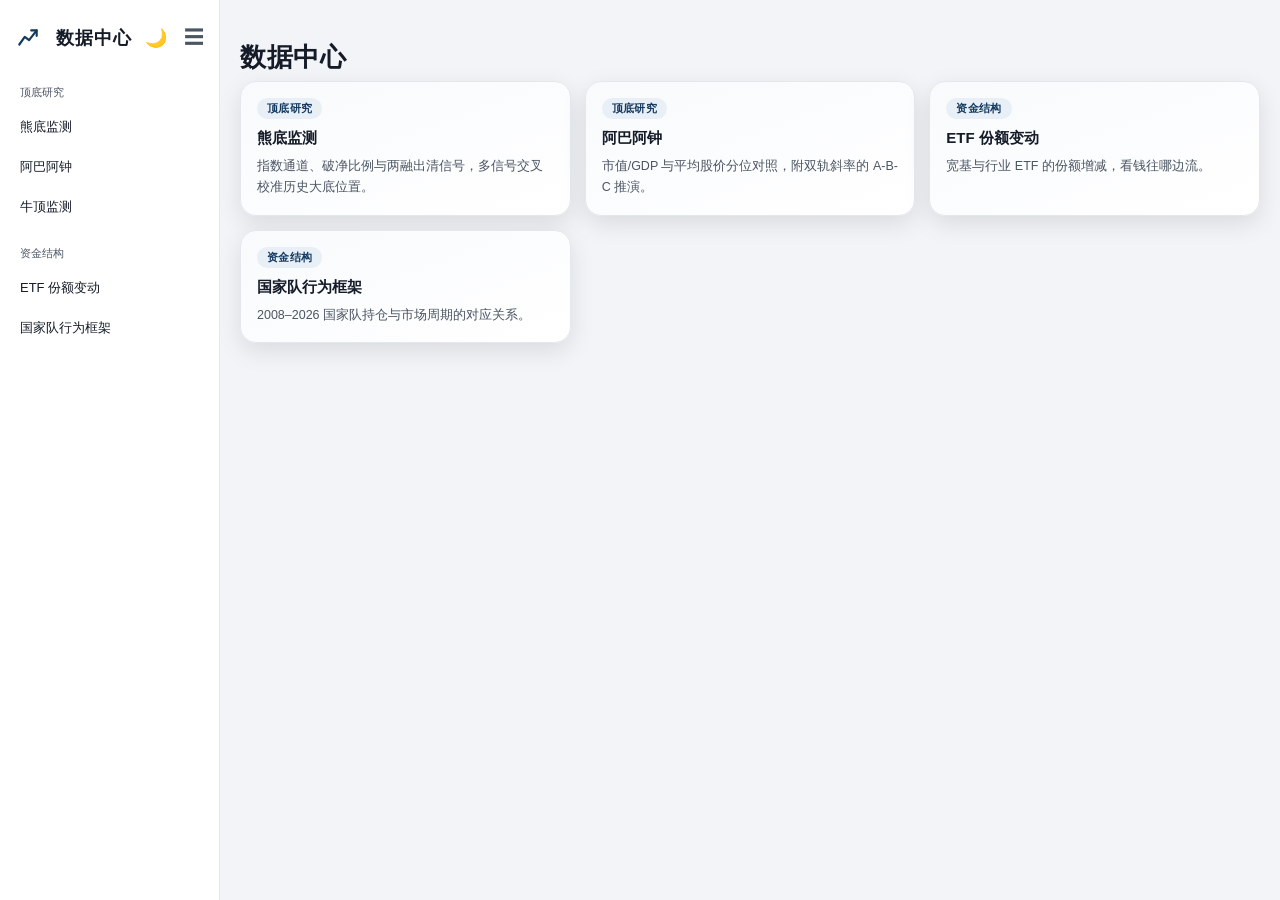
<file: index.html>
<!DOCTYPE html>
<html lang="zh-CN">
<head>
<meta charset="utf-8">
<link rel="icon" type="image/svg+xml" href="./common/favicon.svg">
<meta name="viewport" content="width=device-width, initial-scale=1">
<title>数据中心</title>
<script>(function(){var t='dark';try{var s=localStorage.getItem('site-theme');t=(s==='light'||s==='dark')?s:((new Date().getHours()>=9&&new Date().getHours()<19)?'light':'dark')}catch(e){}document.documentElement.classList.add('theme-'+t);document.documentElement.style.colorScheme=t==='light'?'light':'dark'})();</script>
<link rel="stylesheet" href="./common/common.css">
<style>
  .home { width: 100%; max-width: 1080px; margin: 0 auto; padding: 8px 0 40px; }
  .home h1 { font-size: 26px; margin: 8px 0 6px; letter-spacing: .5px; }
  .home .lead { color: var(--muted); font-size: 13px; line-height: 1.8; margin-bottom: 26px; }
  .grid { display: grid; grid-template-columns: repeat(auto-fill, minmax(300px, 1fr)); gap: 14px; }
  .entry { text-decoration: none; display: block; transition: transform .18s ease, border-color .18s ease; }
  .entry:hover { transform: translateY(-2px); border-color: var(--accent); }
  .entry h3 { font-size: 15px; color: var(--text); margin: 0 0 8px; }
  .entry p { font-size: 12.5px; color: var(--muted); line-height: 1.7; margin: 0; }
  .entry .tag { margin-bottom: 10px; }
</style>
</head>
<body>
<div class="app-layout">
  <main class="main-content">
    <div class="home">
      <h1>数据中心</h1>
      <div class="grid">
        <a class="entry chart-card" href="./top_base/base_watch.html">
          <span class="tag">顶底研究</span>
          <h3>熊底监测</h3>
          <p>指数通道、破净比例与两融出清信号，多信号交叉校准历史大底位置。</p>
        </a>
        <a class="entry chart-card" href="./market/avg_price.html">
          <span class="tag">顶底研究</span>
          <h3>阿巴阿钟</h3>
          <p>市值/GDP 与平均股价分位对照，附双轨斜率的 A-B-C 推演。</p>
        </a>
        <a class="entry chart-card" href="./etf/etf_share.html">
          <span class="tag">资金结构</span>
          <h3>ETF 份额变动</h3>
          <p>宽基与行业 ETF 的份额增减，看钱往哪边流。</p>
        </a>
        <a class="entry chart-card" href="./etf/etf_gjd_report.html">
          <span class="tag">资金结构</span>
          <h3>国家队行为框架</h3>
          <p>2008–2026 国家队持仓与市场周期的对应关系。</p>
        </a>
      </div>
    </div>
  </main>
</div>
<script src="./common/common.js"></script>
</body>
</html>
</file>
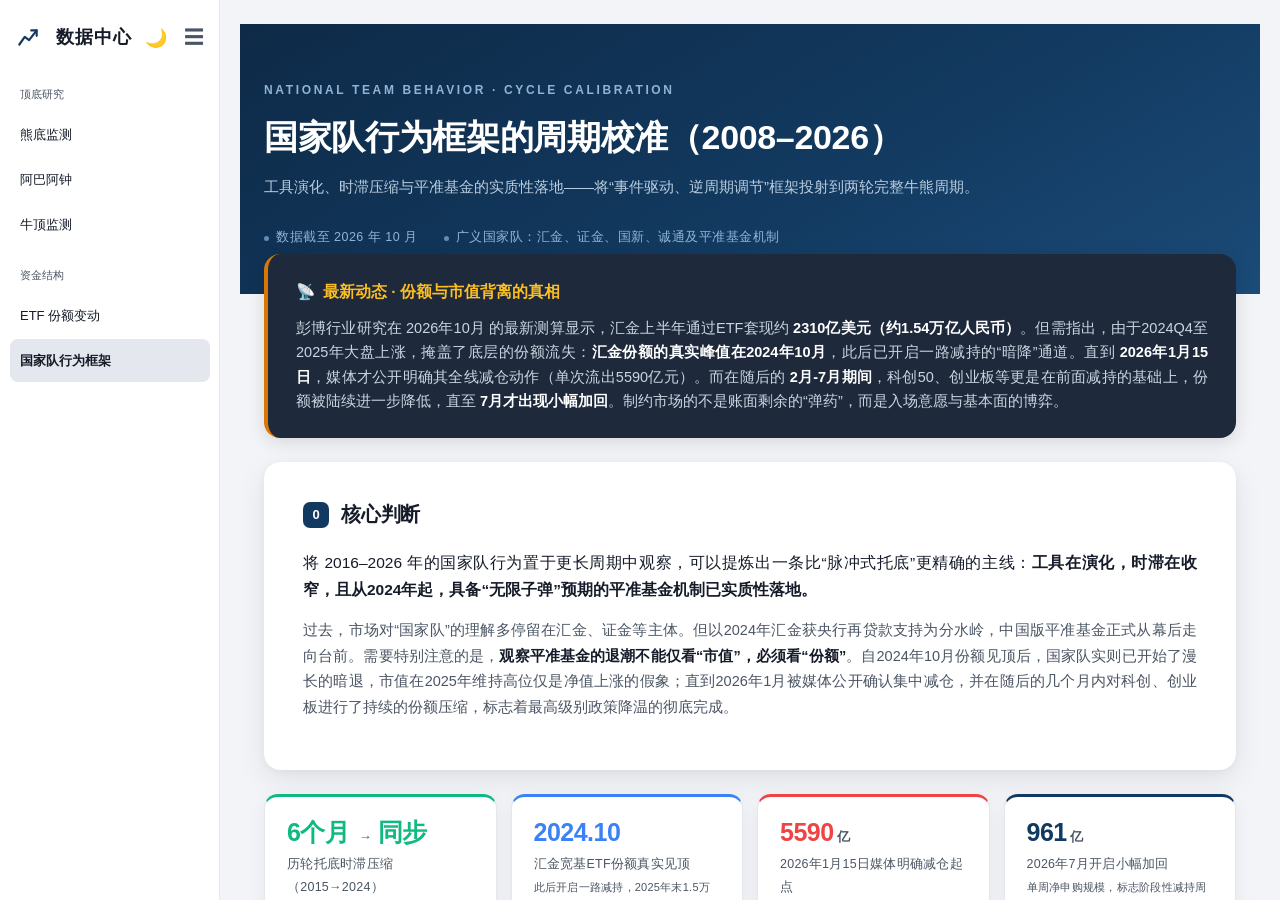
<file: etf/etf_gjd_report.html>
<!DOCTYPE html>
<html lang="zh-CN">
<head>
<meta charset="UTF-8">
<link rel="icon" type="image/svg+xml" href="../common/favicon.svg">
<meta name="viewport" content="width=device-width, initial-scale=1.0">
<title>国家队行为框架的周期校准（2008–2026）</title>
<script>(function(){var t='dark';try{var s=localStorage.getItem('site-theme');t=(s==='light'||s==='dark')?s:((new Date().getHours()>=9&&new Date().getHours()<19)?'light':'dark')}catch(e){}document.documentElement.classList.add('theme-'+t);document.documentElement.style.colorScheme=t==='light'?'light':'dark'})();</script>
<link rel="stylesheet" href="../common/common.css">
<link rel="stylesheet" href="etf_gjd_report.css">
<!-- 导航：一级 nav-group / 子分组 nav-sub / 菜单项 nav-title / 排序 nav-order（可删任意一行） -->
<meta name="nav-group" content="资金结构">
<meta name="nav-title" content="国家队行为框架">
<meta name="nav-order" content="2">
</head>
<body class="gjd-page">
  <div class="app-layout">

    <main class="main-content">
      <header>
        <div class="wrap">
          <p class="kicker">National Team Behavior · Cycle Calibration</p>
          <h1>国家队行为框架的周期校准（2008–2026）</h1>
          <p class="sub">工具演化、时滞压缩与平准基金的实质性落地——将“事件驱动、逆周期调节”框架投射到两轮完整牛熊周期。</p>
          <div class="meta">
            <span><i></i>数据截至 2026 年 10 月</span>
            <span><i></i>广义国家队：汇金、证金、国新、诚通及平准基金机制</span>
          </div>
        </div>
      </header>

      <div class="wrap">

        <!-- ================= 彭博社最新测算横幅 ================= -->
        <div class="bloomberg-banner">
          <h4><span>📡</span> 最新动态 · 份额与市值背离的真相</h4>
          <p>彭博行业研究在 2026年10月 的最新测算显示，汇金上半年通过ETF套现约 <strong>2310亿美元（约1.54万亿人民币）</strong>。但需指出，由于2024Q4至2025年大盘上涨，掩盖了底层的份额流失：<strong>汇金份额的真实峰值在2024年10月</strong>，此后已开启一路减持的“暗降”通道。直到 <strong>2026年1月15日</strong>，媒体才公开明确其全线减仓动作（单次流出5590亿元）。而在随后的 <strong>2月-7月期间</strong>，科创50、创业板等更是在前面减持的基础上，份额被陆续进一步降低，直至 <strong>7月才出现小幅加回</strong>。制约市场的不是账面剩余的“弹药”，而是入场意愿与基本面的博弈。</p>
        </div>

        <!-- ================= 核心判断 ================= -->
        <section class="card">
          <h2><span class="num">0</span>核心判断</h2>
          <p class="lead">将 2016–2026 年的国家队行为置于更长周期中观察，可以提炼出一条比“脉冲式托底”更精确的主线：<strong>工具在演化，时滞在收窄，且从2024年起，具备“无限子弹”预期的平准基金机制已实质性落地。</strong></p>
          <p>过去，市场对“国家队”的理解多停留在汇金、证金等主体。但以2024年汇金获央行再贷款支持为分水岭，中国版平准基金正式从幕后走向台前。需要特别注意的是，<strong>观察平准基金的退潮不能仅看“市值”，必须看“份额”</strong>。自2024年10月份额见顶后，国家队实则已开始了漫长的暗退，市值在2025年维持高位仅是净值上涨的假象；直到2026年1月被媒体公开确认集中减仓，并在随后的几个月内对科创、创业板进行了持续的份额压缩，标志着最高级别政策降温的彻底完成。</p>
        </section>

        <div class="stats">
          <div class="stat g">
            <div class="v">6个月 <small>→</small> 同步</div>
            <div class="k">历轮托底时滞压缩（2015→2024）<br><span class="muted" style="font-size:11px;">平准基金“最后贷款人”机制消除了持续下跌预期</span></div>
          </div>
          <div class="stat b">
            <div class="v">2024.10</div>
            <div class="k">汇金宽基ETF份额真实见顶<br><span class="muted" style="font-size:11px;">此后开启一路减持，2025年末1.5万亿仅为市值错觉</span></div>
          </div>
          <div class="stat r">
            <div class="v">5590<small>亿</small></div>
            <div class="k">2026年1月15日媒体明确减仓起点<br><span class="muted" style="font-size:11px;">随后2-7月科创50、创业板等份额被陆续降低</span></div>
          </div>
          <div class="stat">
            <div class="v">961<small>亿</small></div>
            <div class="k">2026年7月开启小幅加回<br><span class="muted" style="font-size:11px;">单周净申购规模，标志阶段性减持周期告一段落</span></div>
          </div>
        </div>

        <!-- ================= 一、风格演化 ================= -->
        <section class="card">
          <h2><span class="num">1</span>国家队风格的阶段性演化：从“救火队”到“平准基金”</h2>
          <p>工具演化的实质不是风格的“软化”，而是<em>操作精度、资金来源与信号含义的全面升级</em>。2015年的救市具有强烈的“救火队”色彩；而2024年央行下场提供再贷款，标志着平准基金机制真正成为市场的压舱石。</p>

          <div class="table-wrap">
            <table class="tbl">
              <thead>
                <tr>
                  <th style="width:14%">阶段</th>
                  <th style="width:12%">时间区间</th>
                  <th style="width:18%">主导工具与资金源</th>
                  <th>操作特征</th>
                  <th style="width:22%">核心驱动</th>
                </tr>
              </thead>
              <tbody>
                <tr>
                  <td class="hl">个股直接持有期<br><span class="sm">（传统救火队）</span></td>
                  <td>2015–2017</td>
                  <td>证金、汇金直接增持个股<br><span class="sm">（券商自营、银行授信等）</span></td>
                  <td>2015年三季度末持股覆盖 A 股约半数公司，救市资金逾 1.26 万亿元；此后进入存量消化，持股数量从 1404 只降至 1140 只，市值稳定在 1.07–1.11 万亿元。</td>
                  <td>股灾后阻断踩踏，消化天量救市仓位。资金规模虽大，但缺乏明确的“无限”预期。</td>
                </tr>
                <tr>
                  <td class="hl">ETF 切换过渡期</td>
                  <td>2018–2021</td>
                  <td>证金、汇金申购宽基 ETF</td>
                  <td>2018 年 10 月全市场 ETF 净流入约 425 亿元；2021 年减持以个股为单位，Q3 证金减持 33 家、仅增持 7 家。</td>
                  <td>去杠杆+贸易摩擦下护盘方式的成本与可见度权衡；结构性牛市中个股层面逢高兑现。</td>
                </tr>
                <tr>
                  <td class="hl">平准基金实质落地<br><span class="sm">（央行背书期）</span></td>
                  <td>2024–2026</td>
                  <td>汇金四大主体持有宽基 ETF<br><strong>央行再贷款提供流动性支持</strong></td>
                  <td>2024年下半年份额达历史峰值。随后一路暗退，直到2026年1月15日被媒体公开明确减仓，2-7月科创50、创业板等被持续压缩份额，直到7月才出现小幅加回。</td>
                  <td>以央行信用为后盾。在过热时以“份额暗降+集中流出+持续压缩特定品种”的立体方式降温，且不易被普通的市值观察者察觉。</td>
                </tr>
              </tbody>
            </table>
          </div>
        </section>

        <!-- ================= 二、时滞矩阵 ================= -->
        <section class="card">
          <h2><span class="num">2</span>政策底 / 顶与市场底 / 顶的时滞矩阵</h2>
          <p>下表将历次主要托底案例与退出/调控案例并置。平准基金机制落地后，由于市场不再怀疑托底资金的持续性，时滞被极度压缩。</p>

          <h3>2.1 熊市托底：政策底 → 市场底</h3>
          <div class="table-wrap">
            <table class="tbl">
              <thead>
                <tr>
                  <th style="width:14%">周期</th>
                  <th style="width:26%">政策底信号</th>
                  <th style="width:20%">市场底</th>
                  <th style="width:16%">时滞</th>
                  <th>后续确认</th>
                </tr>
              </thead>
              <tbody>
                <tr>
                  <td class="hl">2008年</td>
                  <td>9 月汇金增持四大行</td>
                  <td>10 月 1664 点</td>
                  <td>约 40 天</td>
                  <td>强反弹后二次探底</td>
                </tr>
                <tr>
                  <td class="hl">2012–2013年</td>
                  <td>2011.10–2013.6 汇金多轮增持，含申购蓝筹 ETF</td>
                  <td>2012.12 的 1949 点；2013.6 的 1849 点</td>
                  <td>政策底反复失效，第三次探底后确认</td>
                  <td>底部震荡约一年，2014 年 7 月启动改革牛</td>
                </tr>
                <tr>
                  <td class="hl">2015年</td>
                  <td>7 月证金万亿级救市</td>
                  <td>2016 年 1 月 2638 点</td>
                  <td>约 6 个月</td>
                  <td>反弹后股灾 2.0，杠杆出清才见底</td>
                </tr>
                <tr>
                  <td class="hl">2018年</td>
                  <td>10 月纾困 + ETF 集中申购</td>
                  <td>2019 年 1 月 2440 点</td>
                  <td>约 2.5 个月</td>
                  <td>未明显创新低，开启 2019–2021 结构牛</td>
                </tr>
                <tr>
                  <td class="hl" rowspan="2">2024年<br><span class="sm">（平准基金机制下的双底）</span></td>
                  <td><strong>第一底：</strong>2 月 6 日汇金公告扩大 ETF 增持范围（央行再贷款支持）</td>
                  <td>2 月 5 日 2635 点</td>
                  <td>几乎同步，市场底略早于公告</td>
                  <td>反弹至 5 月 3174 点，未确认反转</td>
                </tr>
                <tr class="sub-row">
                  <td><strong>第二底：</strong>9 月中下旬国新、诚通入场，叠加“924”政策组合拳</td>
                  <td>9 月 18 日 2689 点</td>
                  <td>市场底先于政策组合拳，政策定性完成最终确认</td>
                  <td>双底确立，开启新一轮行情</td>
                </tr>
              </tbody>
            </table>
          </div>

          <h3>2.2 牛市调控与退出：政策顶 → 市场顶</h3>
          <div class="table-wrap">
            <table class="tbl">
              <thead>
                <tr>
                  <th style="width:14%">周期</th>
                  <th style="width:22%">国家队当时角色</th>
                  <th style="width:24%">政策顶 / 干预信号</th>
                  <th style="width:16%">市场顶</th>
                  <th>信号与后续</th>
                </tr>
              </thead>
              <tbody>
                <tr>
                  <td class="hl">2009–2010年</td>
                  <td><strong>未作为退出工具</strong><br><span class="sm">汇金甚至在2011年转为增持</span></td>
                  <td>2009年8月央行收紧信贷；2010年4月“国十条”</td>
                  <td>2009年8月 3478点<br>2010年4月 3181点</td>
                  <td>宏观政策直接刺破估值，此时尚无平准基金退出概念。</td>
                </tr>
                <tr>
                  <td class="hl">2015年</td>
                  <td><strong>未减持，随后转为救市</strong><br><span class="sm">7月证金携万亿入场</span></td>
                  <td>6月监管层强力清查场外配资</td>
                  <td>6月12日 5178点</td>
                  <td>政策顶与市场顶同步。打压引发流动性危机，国家队是被动接盘方。</td>
                </tr>
                <tr>
                  <td class="hl">2019–2021年</td>
                  <td><strong>个股渐进减持</strong><br><span class="sm">2020Q4起减持券商、白马</span></td>
                  <td>2021年初，监管收紧公募发行，反垄断等</td>
                  <td>2021年2月 3731点</td>
                  <td>减持分散，无ETF集中流出，不构成平准基金级别的宏观顶部信号。</td>
                </tr>
                <tr>
                  <td class="hl">2024–2026年</td>
                  <td><strong>份额暗退与分批压缩</strong><br><span class="sm">1月公开减仓，2-7月续降科创/创业板</span></td>
                  <td>2026年1月媒体明确减仓。后长达半年结构化缩水，科创/创业板首当其冲。</td>
                  <td>2026年1月 4197点</td>
                  <td>政策顶≈市场顶。此次顶部信号隐藏在“市值掩盖下的份额流失”中，信号级别极高且极具迷惑性。</td>
                </tr>
              </tbody>
            </table>
          </div>

          <div class="callout warn">
            <span class="t">核心结论：平准基金改变了博弈均衡与退出路径</span>
            在传统国家队时期（如2015年、2018年），市场会不断测试其资金底线。而当央行再贷款支持的平准基金落地（2024年），其“最后贷款人”的信用背书直接封杀了空头的想象空间。在退出阶段，2024–2026年的周期展示了前所未有的操作精度：利用净值上涨掩盖份额的持续流出，并在2026年1月被媒体公开确认减仓动作，随后利用长达半年的时间持续压缩特定宽基（科创、创业板）份额，完成了极具杀伤力的“降温表态”。
          </div>
        </section>

        <!-- ================= 三、图表 ================= -->
        <section class="chart-shell">
          <div class="chart-head">
            <div>
              <p class="chart-title">上证指数月线结构与国家队行为节点（2007.10–2026.05）</p>
              <p class="chart-sub">标注为月线级别牛熊极值；底部蓝色标记为主要平准/救市动作时点</p>
            </div>
            <div class="legend">
              <span><i style="background:var(--red)"></i>上行段</span>
              <span><i style="background:var(--green)"></i>下行段</span>
              <span><i class="sw-dash"></i>国家队动作</span>
            </div>
          </div>

          <div class="chart-scroll">
            <svg id="chart" viewBox="0 0 1120 600" preserveAspectRatio="xMidYMid meet" role="img" aria-label="上证指数月线折线图，2007年10月至2026年5月"></svg>
          </div>

          <div id="evList" class="ev-list"></div>

          <p class="muted" style="margin-top:14px;">
            数据说明：曲线为基于上证指数历史点位建立。2024年的双底结构在平准基金预期下接力完成。而26年初的顶部则伴随了“份额与市值严重背离”的漫长结构性减仓。
          </p>
        </section>

        <!-- ================= 四、时滞成因 ================= -->
        <section class="card">
          <h2><span class="num">3</span>时滞差异的成因：从基本面恶化到平准基金背书</h2>
          <p>托底时滞从 2008 年的 40 天、2015 年的 6 个月、2018 年的 2.5 个月，压缩至 2024–2025 年的“几乎同步”，平准基金机制是关键催化。</p>

          <div class="grid2">
            <div>
              <h3>为何过去时滞长？基本面与流动性双杀</h3>
              <p>2011-2013年的A股，面临的是典型的经济“三期叠加”。四万亿刺激后，传统制造业面临严重的产能过剩，PPI连续数十个月负增长，企业利润大幅萎缩。此时，企业和居民都在修复资产负债表，信用扩张无法传导至实体。</p>
              <p>传统国家队资金入场（政策底），只能解决“流动性危机”，但无法改变企业利润（分子端）的持续下滑。在盈利底迟迟无法确认的背景下，任何由于政策刺激带来的上涨都会因为缺乏基本面支撑而夭折。直到2014年产能出清接近尾声，市场才真正走出底部。</p>
            </div>
            <div>
              <h3>为何现在时滞极短？平准基金封杀下跌空间</h3>
              <p>2024年2月的雪球衍生品平仓、2025年4月的关税冲击，其杀伤机制是流动性负反馈和情绪坍缩。此时，央行直接下场为汇金提供再贷款支持，实际上宣告了“平准基金”拥有无限开火权。</p>
              <p>对于市场而言，这相当于提供了一个免费的看跌期权（Put Option）。套利资金和国家队形成合力，直接阻断了杠杆平仓带来的“下跌-强平-再下跌”负反馈链条。因为资金是“无限”的，市场不再需要等待漫长的出清，从而实现了政策底与市场底的瞬间重合。</p>
            </div>
          </div>

          <div class="callout">
            <span class="t">2015 年的 6 个月时滞则是转型期的阵痛</span>
            证金万亿级入场阻断了 7 月的踩踏，但配资和减持压力未消，且当时国家队并未获得央行“无限子弹”的正式承诺，杠杆出清在 2016 年 1 月熔断中才最终完成。这也反向印证了为何 2024 年的平准基金机制如此重要。
          </div>
        </section>

        <!-- ================= 五、对照框架 ================= -->
        <section class="card">
          <h2><span class="num">4</span>两轮牛熊的对照框架</h2>
          <div class="table-wrap">
            <table class="tbl">
              <thead>
                <tr>
                  <th style="width:20%">维度</th>
                  <th style="width:40%">2016–2021 周期</th>
                  <th>2024–2026 周期（平准基金期）</th>
                </tr>
              </thead>
              <tbody>
                <tr><td class="hl">托底资金来源</td><td>证金自筹、汇金自有资金</td><td>汇金自有 + <strong>央行再贷款背书</strong>（准无限流动性）</td></tr>
                <tr><td class="hl">托底工具</td><td>个股为主，2018 年起转向 ETF</td><td>以宽基 ETF 为核心载体</td></tr>
                <tr><td class="hl">政策底 → 市场底</td><td>2015 年 <strong>6 个月</strong>；2018 年 <strong>2.5 个月</strong></td><td>2024–2025 年 <strong>1–4 个交易日</strong>，近乎同步</td></tr>
                <tr><td class="hl">牛市退出方式</td><td>个股渐进减持（2020Q4 起）</td><td>份额暗退 + 1月明确公开减仓 + 2-7月持续压缩科创/创业板</td></tr>
                <tr><td class="hl">政策顶的可识别性</td><td><span class="tag no">低</span> 减持分散，属于组合管理</td><td><span class="tag warn">迷惑性高</span> 市值掩盖份额流失，需穿透看真实申赎数据</td></tr>
              </tbody>
            </table>
          </div>
        </section>

        <!-- ================= 六、结论 ================= -->
        <section class="card">
          <h2><span class="num">5</span>结论：平准基金重塑了市场博弈生态</h2>

          <h3>第一，平准基金意味着“最后贷款人”直接进入股市</h3>
          <p>当央行再贷款与汇金（类平准基金）结合，政策底与市场底被极限压缩。这极大地降低了市场急跌时的恐慌程度，但也意味着普通投资者“跟随国家队抄底”的赔率在同步收窄。同步托底本身是效率提升的证据，不是持续可套利的机会。</p>

          <h3>第二，牛市顶部信号上升到了“份额穿透”级别</h3>
          <p>熊市托底有客观触发条件；而牛市退出中，2024-2026周期提供了一个教科书级别的案例：由于净值上涨，持股市值可以在份额持续流失的情况下依然维持高位。真实的撤退发生于2024年10月的份额见顶，并在2026年1月15日被媒体公开曝光全线减仓，随后科创、创业板等更是在2-7月遭遇了份额的持续压缩。这要求观察者必须放弃市值幻觉，直击 ETF 份额的增减本身。</p>

          <h3>第三，2024 年双底标志着托底机制的成熟</h3>
          <p>单一政策底不足以保证市场底，即使是ETF工具和央行后盾的组合，也需要“接力”和最终的政策定性来完成底部确认（924政策组合拳）。而 2026 年 7 月开启的小幅加回（如单周961亿的净申购），则标志着政策降温周期的终结与新一轮稳态的建立。</p>
        </section>

        <footer>
          国家队行为框架的周期校准（2008–2026） · 研究笔记<br>
          本报告基于公开信息整理，图表为基于历史点位建立，不构成任何投资建议。
        </footer>
      </div>
    </main>
  </div>

  <div id="tip"></div>
    <script src="../common/common.js"></script>
<script src="etf_gjd_report.js" defer></script>
</body>
</html>
</file>
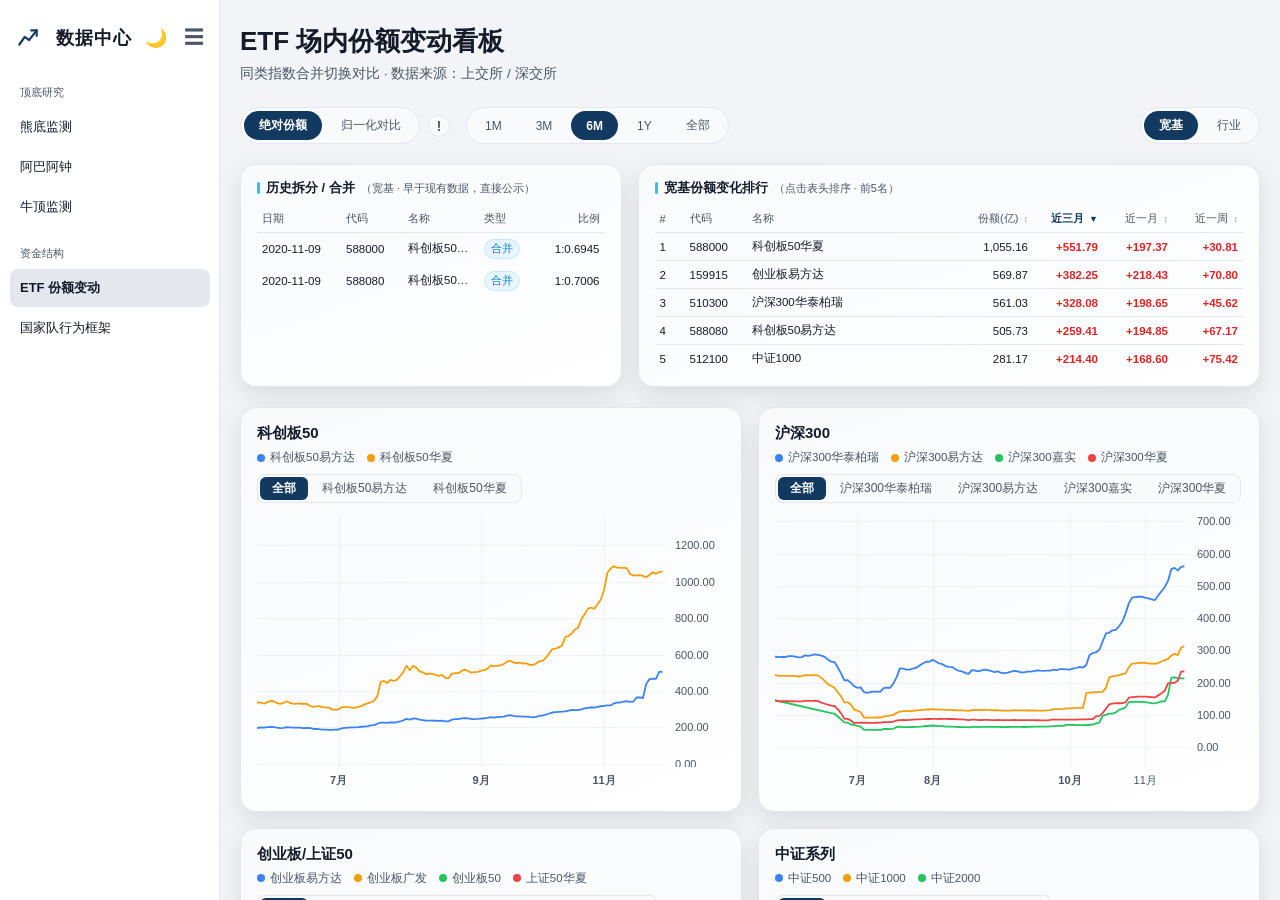
<file: etf/etf_share.html>
<!DOCTYPE html>
<html lang="zh-CN">
<head>
<meta charset="UTF-8">
<link rel="icon" type="image/svg+xml" href="../common/favicon.svg">
<meta name="viewport" content="width=device-width, initial-scale=1.0">
<title>ETF 份额变动看板</title>

<!-- 直接使用 CDN，避免 document.write 引起的阻塞 -->
<script src="../common/lightweight-charts.standalone.production.js" defer></script>

<!-- 公共框架样式（必须最先） -->
<script>(function(){var t='dark';try{var s=localStorage.getItem('site-theme');t=(s==='light'||s==='dark')?s:((new Date().getHours()>=9&&new Date().getHours()<19)?'light':'dark')}catch(e){}document.documentElement.classList.add('theme-'+t);document.documentElement.style.colorScheme=t==='light'?'light':'dark'})();</script>
<link rel="stylesheet" href="../common/common.css">
<!-- 本页样式 -->
<link rel="stylesheet" href="etf_share.css">
<!-- 导航：一级 nav-group / 子分组 nav-sub / 菜单项 nav-title / 排序 nav-order（可删任意一行） -->
<meta name="nav-group" content="资金结构">
<meta name="nav-title" content="ETF 份额变动">
<meta name="nav-order" content="1">
</head>
<body>
  <div class="app-layout">

    <!-- ================= 主内容 ================= -->
    <main class="main-content">
      <div class="wrap">
        <header>
          <div>
            <h1>ETF 场内份额变动看板</h1>
            <p id="subtitle">同类指数合并切换对比 · 数据来源：上交所 / 深交所</p>
          </div>
        </header>

        <div class="toolbar">
          <div class="mode-wrapper">
            <div class="group">
              <button class="mode-btn active" data-mode="abs">绝对份额</button>
              <button class="mode-btn" data-mode="norm">归一化对比</button>
            </div>
            <div class="info-tooltip">
              <span class="icon">!</span>
              <span class="tooltip-text">绝对份额：看真实规模变动<br>归一化对比：看相对涨跌趋势</span>
            </div>
          </div>

          <div class="group">
            <button class="range-btn" data-months="1">1M</button>
            <button class="range-btn" data-months="3">3M</button>
            <button class="range-btn active" data-months="6">6M</button>
            <button class="range-btn" data-months="12">1Y</button>
            <button class="range-btn" data-months="0">全部</button>
          </div>

          <div class="group category-group">
            <button class="category-btn active" data-category="broad">宽基</button>
            <button class="category-btn" data-category="sector">行业</button>
          </div>
        </div>

        <!-- 两个看板的内容由 etf_share_function.js 统一渲染，避免静态占位数据与真实数据打架 -->
        <div class="top-dashboard">
          <div id="announcement-board" class="announcement-board" style="display:none"></div>
          <div id="leaderboard-board" class="leaderboard-board" style="display:none"></div>
        </div>

        <div class="charts-grid" id="charts-grid"></div>

        <footer>数据来源: 上交所 / 深交所 · 份额为场内份额，单位为亿份 · 份额 T 日晚发布（上交所约 20:00、深交所最晚），页面 T+1 早上 08:06 统一补齐到 T 日</footer>
      </div>
    </main>
  </div>

  <div id="tooltip" class="lw-tooltip"></div>

  <!-- 数据 → 本页逻辑 → 公共交互 -->
  <script src="../common/common.js"></script>
<script src="etf_share_data_broad.js" defer></script>
    <script src="etf_share_function.js" defer></script>

</body>
</html>
</file>
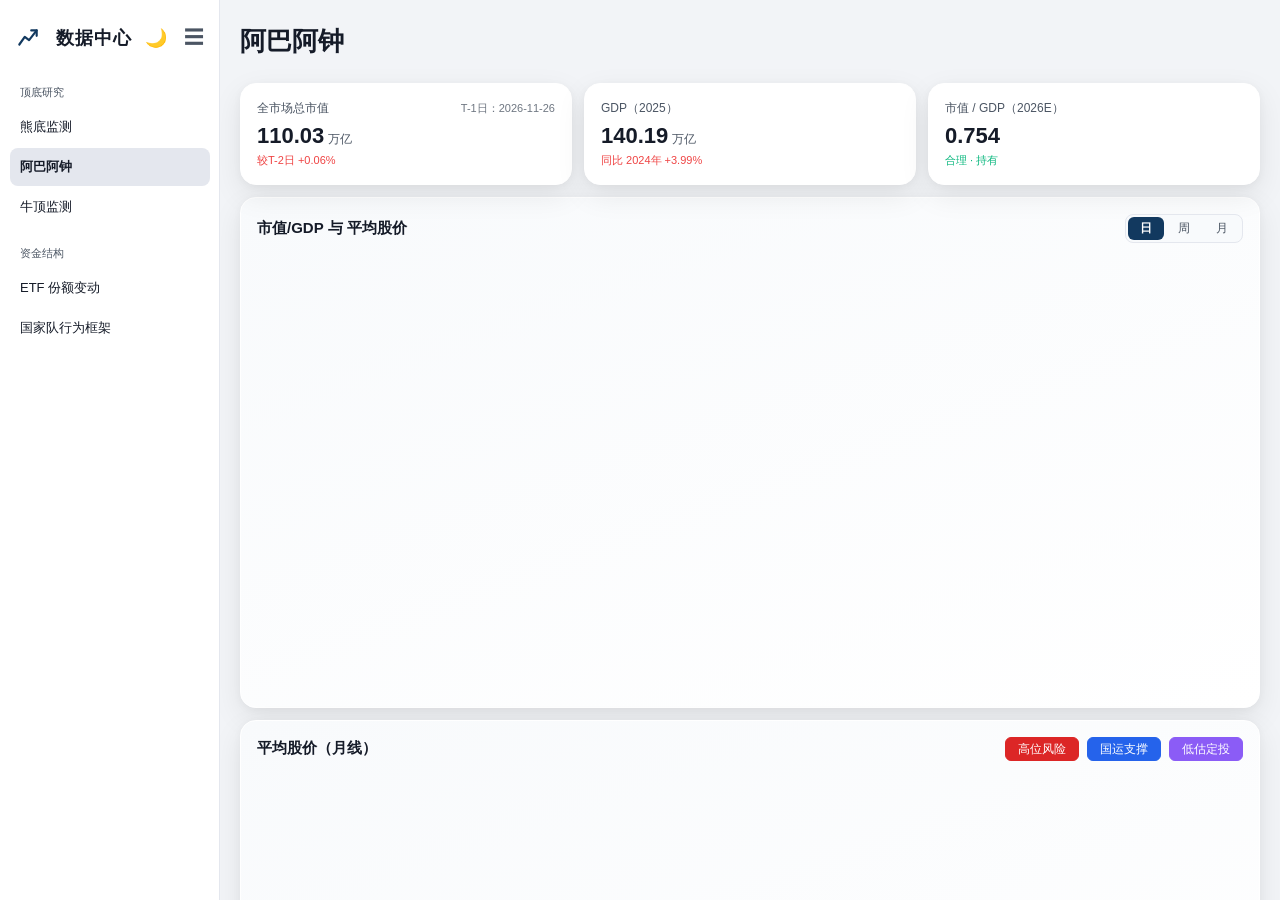
<file: market/avg_price.html>
<!DOCTYPE html>
<html lang="zh-CN">
<head>
<meta charset="utf-8">
<link rel="icon" type="image/svg+xml" href="../common/favicon.svg">
<meta name="viewport" content="width=device-width,initial-scale=1,maximum-scale=1,user-scalable=no">
<title>阿巴阿钟 · 平均股价推演</title>
<!-- 引入公共样式 -->
<script>(function(){var t='dark';try{var s=localStorage.getItem('site-theme');t=(s==='light'||s==='dark')?s:((new Date().getHours()>=9&&new Date().getHours()<19)?'light':'dark')}catch(e){}document.documentElement.classList.add('theme-'+t);document.documentElement.style.colorScheme=t==='light'?'light':'dark'})();</script>
<link rel="stylesheet" href="../common/common.css">
<link rel="stylesheet" href="avg_price.css">
<script src="https://npm.elemecdn.com/echarts@5.4.3/dist/echarts.min.js" defer></script>
<script src="market_data.js" defer></script>

<!-- 导航：一级 nav-group / 子分组 nav-sub / 菜单项 nav-title / 排序 nav-order（可删任意一行） -->
<meta name="nav-group" content="顶底研究">
<meta name="nav-title" content="阿巴阿钟">
<meta name="nav-order" content="1">
</head>
<body>
  <div class="app-layout">

    <main class="main-content">
      <div class="wrap">

        <header>
          <h1>阿巴阿钟</h1>
        </header>

        <!-- ================= KPI 卡片 ================= -->
        <div class="kpi-row">
          <div class="card">
            <div class="kpi-label">
              <span>全市场总市值</span>
              <span class="kpi-date" id="kpi-mv-date"></span>
            </div>
            <div class="kpi-value" id="kpi-mv"></div>
            <div class="kpi-delta flat" id="kpi-mv-d"></div>
          </div>

          <div class="card">
            <div class="kpi-label">
              <span id="kpi-gdp-label">GDP</span>
            </div>
            <div class="kpi-value" id="kpi-gdp"></div>
            <div class="kpi-delta flat" id="kpi-gdp-yoy"></div>
          </div>

          <div class="card">
            <div class="kpi-label">
              <span id="kpi-ratio-label">市值 / GDP</span>
            </div>
            <div class="kpi-value" id="kpi-ratio"></div>
            <div class="kpi-delta flat" id="kpi-ratio-d"></div>
          </div>
        </div>

        <!-- ================= 主图：市值/GDP + 平均股价 ================= -->
        <div class="card chart-card">
          <div class="chart-toolbar">
            <div class="chart-title">市值/GDP 与 平均股价</div>
            <div class="gran-switch" id="granSwitch">
              <button data-gran="day" class="active">日</button>
              <button data-gran="week">周</button>
              <button data-gran="month">月</button>
            </div>
          </div>
          <div id="chart-main" class="chart"></div>
        </div>

        <!-- ================= 平均股价月线 K 线 ================= -->
        <div class="card chart-card chart-price-card">
          <div class="chart-toolbar">
            <div class="chart-title">平均股价（月线）</div>
            <div class="toolbar-right">
              <button class="trend-btn active high" id="trendBtnHigh">高位风险</button>
              <button class="trend-btn active low"  id="trendBtnLow">国运支撑</button>
              <button class="trend-btn active mix"  id="trendBtnMix">低估定投</button>
            </div>
          </div>
          <div id="chart-price" class="chart chart-sm"></div>
        </div>

        <!-- 数据说明提示栏 -->
        <div class="note-bar">
          <div style="line-height:1.9;">
            总市值 = 上交所 + 深交所 + 北交所<span class="bse-note">（北交所市值自2021-11-15开市并纳入统计）</span><br>
            <span id="gdp-note"></span><br>
            T日平均股价计算：所有T日有交易股票收盘价汇总 / 所有T日交易股票数量
          </div>
        </div>

        <!-- ================= 数据表格 ================= -->
        <div class="card table-card">
          <div class="table-wrap">
            <table>
              <thead>
                <tr>
                  <th>日期</th>
                  <th>总市值(万亿)</th>
                  <th>市值/GDP</th>
                  <th>涨跌幅</th>
                  <th>估值</th>
                  <th>操作</th>
                </tr>
              </thead>
              <tbody id="tbody"></tbody>
            </table>
          </div>
        </div>
        <!-- ================= 平均股价推演（A–B–C） ================= -->
        <div class="card chart-card">
          <div class="chart-toolbar">
            <div class="chart-title">平均股价（月线） · 全量数据与 ABC 推演</div>
            <div class="chart-legend">
              <span class="legend-item"><i style="background:#f5222d"></i>历史K线</span>
              <span class="legend-item"><i style="background:rgba(245,34,45,.35);border:1px solid #f5222d;box-sizing:border-box"></i>推演K线</span>
              <span class="legend-item"><i style="background:#2563eb"></i>上轨实线</span>
              <span class="legend-item"><i style="background:#f5222d"></i>下轨实线</span>
            </div>
          </div>
          <div id="chart-forecast" class="chart chart-sm"></div>
          <div id="mockNotice" class="mock-notice">
            未加载到 market_data.js，当前展示的是占位模拟数据（已固定随机种子，刷新不再变化），图中的“历史”部分不是真实平均股价。本文件需与同级目录的 market_data.js、../common/common.js 一起使用。
          </div>

          <div class="formula-content">
            <h3>一、严谨的数据对齐</h3>
            <p>图表采用完整的月份分类轴。历史数据 2005-01 ~ 2026-11 为真实月 K，推演 K 线自 2026-12 起共 <b>27 根</b>，严格衔接在真实数据尾部，时间轴一次性铺到 <b>2029-02</b>。推演月份、阶段标签、终点价格全部由同一份阶段表推导，改一处即全表同步。</p>

            <h3>二、双轨线斜率推导</h3>
            <div class="box">
              <div class="box-title">上轨（蓝色）：A1 → A8</div>
              <p>锚点 2005-06 (5.137) 至 2024-06 (15.739)，历经 228 个月。斜率 <span class="math">0.0465 元/月</span>，延伸至 2029-02 为 <b>18.34</b>。</p>
            </div>
            <div class="box">
              <div class="box-title">下轨（红色）：A2 → A7</div>
              <p>锚点 2005-07 (4.229) 至 2024-02 (13.93)，历经 223 个月。斜率 <span class="math">0.0435 元/月</span>，延伸至 2029-02 为 <b>16.54</b>。</p>
            </div>
            <p>实线、延伸线、四个锚点圆点与推演终点价全部由同一组参数计算，锚点必然落在线上。</p>

            <h3>三、推演 K 线：A-B-C 完整周期闭环</h3>
            <ul>
              <li><b>A 浪（空间急跌，延长至 2027.01）：</b> 从 2026 年 5 月的高点（33.375）算起，至 2027 年 1 月（<b>20.77</b>），历时 <b>9 根月 K</b>。其中 2026 年 12 月至 2027 年 1 月为 A 浪末端的延续下探（22.30 → 20.77），完成第一波“空间换时间”的估值杀跌。</li>
              <li><b>B 浪诱多（2027.02，共 1 个月）：</b> 承接 A 浪尾部，单月 <b>20.77 → 24.30</b>（+17%），一根极为强劲的大阳线，反抽 A 浪跌幅的 0.28 位，制造反转假象。</li>
              <li><b>C 浪主跌（2027.03 - 2029.02，共 24 个月）：</b> 24.30 → <b>16.54</b>（−32%），用典型 7 浪下跌结构走完初跌、反弹、主跌、复杂反弹、末跌、反抽与衰竭触底，终点收在红色下轨上。</li>
            </ul>

            <h3>四、深度解读：C 浪为何定在 24 个月？</h3>
            <div class="box">
              <ul style="margin:0; padding-left:18px;">
                <li><b>斐波那契时间共振：</b> A 浪(9 个月) + B 浪(1 个月) + C 浪(24 个月) = 34 个月，<b>34</b> 是斐波那契数列的关键数字，完整的大级别调整周期，极易形成时间级别的共振见底。</li>
                <li><b>A 股历史股性：</b> 复盘历次慢熊（如 2001-2005、2018、2021），主跌段通常在 12~15 个月之间；一旦 B 浪反弹被压缩为单月脉冲，C 浪往往延伸为 22~26 个月的长周期阴跌。短于 10 个月洗盘不充分，长于 26 个月易演变为多轮反弹的震荡市。</li>
                <li><b>时空完美交汇：</b> 从 2027 年 2 月的 B 浪顶部起算 24 个月，刚好是 2029 年 2 月。此时红色下轨的支撑位刚好上移至 <span class="highlight">16.54 元</span>，推演终点精准落在 16.5 附近，实现时间与空间的完美闭环。</li>
                <li><b>内部 7 浪拆解：</b> 4 月(初跌) + 2 月(反弹) + 7 月(主跌) + 3 月(复杂反弹) + 4 月(末跌) + 1 月(反抽) + 3 月(衰竭触底) = 24 个月，与图中的 C1 ~ C7 分段一一对应。</li>
              </ul>
            </div>

            <h3>五、这套推演的边界</h3>
            <div class="box">
              <ul style="margin:0; padding-left:18px;">
                <li><b>通道错位：</b> 2026 年真实均价运行在 22~33 元，早已站在长期上轨（2026 年约 17 元）之上。因此“下轨”对当前价格并不构成支撑，C 浪到 16.54 本质是<b>回归 2005 年以来的长期通道下沿</b>，需要自 33.375 起约 −50% 的系统性下跌。这是整个推演最强的假设。</li>
                <li><b>精度幻觉：</b> 双轨只由 4 个锚点线性拟合，斜率误差 0.0005 元/月，到 2029 年终点就会偏移约 0.15 元，“精准触及 16.54”是模型内部自洽，不是市场规律。</li>
              </ul>
            </div>
          </div>
        </div>

        <footer>数据来源: 东方财富 · 国家统计局</footer>

      </div>
    </main>
  </div>

<script src="../common/common.js"></script>
    <script src="avg_price.js" defer></script>
</body>
</html>
</file>
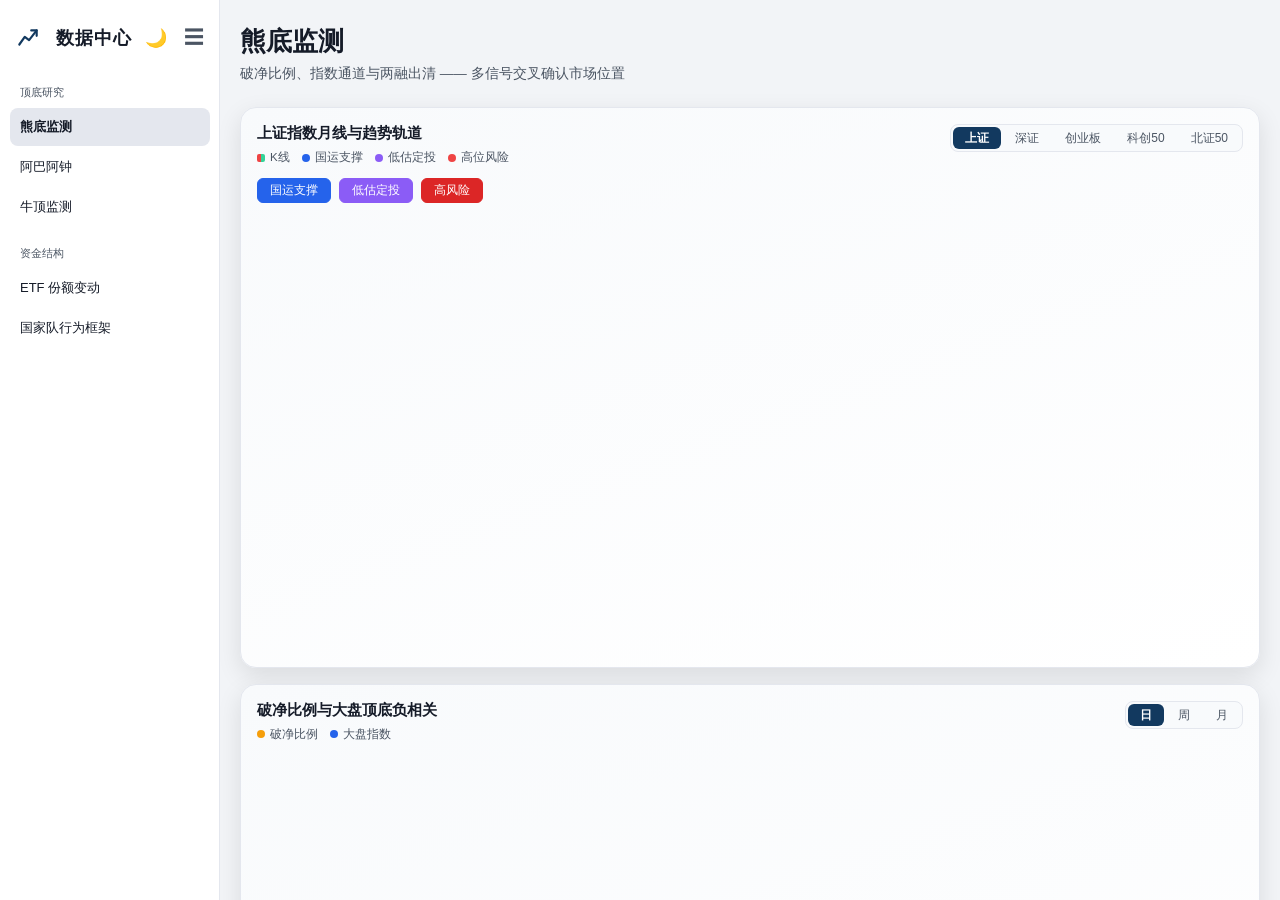
<file: top_base/base_watch.html>
<!DOCTYPE html>
<html lang="zh-CN">
<head>
<meta charset="utf-8" />
<link rel="icon" type="image/svg+xml" href="../common/favicon.svg">
<meta name="viewport" content="width=device-width, initial-scale=1" />
<title>熊底监测</title>

<!-- 统一使用 ECharts -->
<script src="https://npm.elemecdn.com/echarts@5.4.3/dist/echarts.min.js" defer></script>

<script>(function(){var t='dark';try{var s=localStorage.getItem('site-theme');t=(s==='light'||s==='dark')?s:((new Date().getHours()>=9&&new Date().getHours()<19)?'light':'dark')}catch(e){}document.documentElement.classList.add('theme-'+t);document.documentElement.style.colorScheme=t==='light'?'light':'dark'})();</script>
<link rel="stylesheet" href="../common/common.css">
<link rel="stylesheet" href="base_watch.css">
<!-- 导航：一级 nav-group / 子分组 nav-sub / 菜单项 nav-title / 排序 nav-order（可删任意一行） -->
<meta name="nav-group" content="顶底研究">
<meta name="nav-title" content="熊底监测">
<meta name="nav-order" content="1">
</head>
<body>
  <div class="app-layout">

    <main class="main-content">
      <div class="wrap">
        <header>
          <div>
            <h1>熊底监测</h1>
            <p id="sub">破净比例、指数通道与两融出清 —— 多信号交叉确认市场位置</p>
          </div>
        </header>

        <div class="charts-grid">
          <!-- ================= 指数月线（全 ECharts 重构） ================= -->
          <div class="chart-card main-chart chart-price-card">
            <div class="chart-header">
              <div>
                <div class="chart-title">上证指数月线与趋势轨道</div>
                <div class="chart-legend">
                  <span class="legend-item"><i data-color="candle"></i>K线</span>
                  <span class="legend-item"><i data-color="blue"></i>国运支撑</span>
                  <span class="legend-item"><i data-color="purple"></i>低估定投</span>
                  <span class="legend-item"><i data-color="red"></i>高位风险</span>
                </div>
              </div>
              <div class="gran-switch" id="indexSwitch"></div>
            </div>
            <div class="chart-toolbar">
              <div class="toolbar-left">
                <button class="trend-btn active low" id="btnLow">国运支撑</button>
                <button class="trend-btn active mix" id="btnMix">低估定投</button>
                <button class="trend-btn active high" id="btnHigh">高风险</button>
                <div class="drop-info hide" id="dropInfo"></div>
              </div>
            </div>
            <!-- 注意这里改为了 id="monthChart" -->
            <div id="monthChart" class="chart"></div>
          </div>

          <!-- ================= 破净比例与大盘指数 ================= -->
          <div class="chart-card main-chart">
            <div class="chart-header">
              <div>
                <div class="chart-title">破净比例与大盘顶底负相关</div>
                <div class="chart-legend">
                  <span class="legend-item"><i data-color="orange"></i>破净比例</span>
                  <span class="legend-item"><i data-color="blue"></i>大盘指数</span>
                </div>
              </div>
              <div class="period-tabs" id="periodTabs">
                <button class="period-btn active" data-period="day">日</button>
                <button class="period-btn" data-period="week">周</button>
                <button class="period-btn" data-period="month">月</button>
              </div>
            </div>
            <div class="chart-body tall" id="peChart"></div>
          </div>

        </div>
        <!-- ================= 指标说明 ================= -->
        <div class="indicator-note">
          <h2>指标说明与使用方法</h2>
          <div class="note-grid">
            <div class="note-card">
              <h3>指标是什么</h3>
              <p>破净比例 = 破净家数 / 股票总数，比例越高市场越便宜。</p>
              <p>用比例而非家数：IPO使股票总数扩容，比例才能跨周期比较。</p>
            </div>
            <div class="note-card">
              <h3>怎么读</h3>
              <p>底部：比例快速上升并见顶，通常与指数底同步或略滞后。</p>
              <p>顶部：比例走低，往往不如底部区域判断有效。</p>
            </div>
            <div class="note-card">
              <h3>怎么用</h3>
              <p>比例处于历史高位时是分批布局区域，不做精确择时与all in。</p>
              <p>底部持续时间不确定，需要耐心，更需要结合其他指标综合判断</p>
            </div>
          </div>
        </div>

        <!-- ================= 两融出清信号（原 two_melt 并入） ================= -->
        <section class="melt-section">
           <div class="track-head">
            <div class="who">
              <span class="no">01</span>
              <div>
                <h2>两融出清</h2>
                <div class="empty" id="empty" style="display:none">
                  没读到 two_melt_data.js 或 market_data.js，请把它们与本页面放在同一目录。
                </div>
              </div>
            </div>
           </div>
          <div id="app" style="display:none">
            <section class="kpis" id="kpis"></section>

            <section class="card block">
              <div class="ch-head">
                <div>
                  <h2>两融余额 vs 全市场平均股价</h2>
                  <div class="hint">红点是历史触发：两融在创 250 日新低，平均股价已不再新低（高出 2% 以上）</div>
                </div>
                <div class="seg" id="range" role="group">
                  <button data-y="1" aria-pressed="true">1 年</button>
                  <button data-y="3" aria-pressed="false">3 年</button>
                  <button data-y="5" aria-pressed="false">5 年</button>
                  <button data-y="0" aria-pressed="false">全部</button>
                </div>
              </div>
              <div id="chart"></div>
              <div class="note">这只是杠杆端的出清信号，不等于底部成立——必须与其余指标综合确认。</div>
            </section>

            <section class="card block">
              <div class="ch-head">
                <div>
                  <h2>历史触发 <span id="tb-end" style="font-weight:400;color:var(--muted);font-size:12px">—</span></h2>
                  <div class="hint">只看触发当天能看到的数据，不含未来收益</div>
                </div>
              </div>
              <table>
                <thead><tr><th>触发日</th><th class="r">两融余额</th><th class="r">平均股价</th>
                  <th class="r">股价高出 250 日低点</th></tr></thead>
                <tbody id="tbody"></tbody>
              </table>
            </section>

            <div class="melt-foot">
              口径：两融取「两融余额」（沪深北合计，亿元）；新低为 250 个交易日滚动窗口，触发按 20 个交易日去重。<br>
              说明：两融余额由交易所 T+1 公布，这里的日期天然比行情晚一个交易日（T+1 早上 08:06 跑批时补到 T 日，不是数据没跑）。<br>
              <span id="foot-note"></span>
            </div>
          </div>
        </section>
        <footer>数据来源: AkShare · 上证指数（腾讯优先 / 新浪兜底） · 交易所两融（东方财富兜底）</footer>
      </div>
    </main>
  </div>

  <script src="../common/common.js"></script>
  <script src="base_watch_data.js" defer></script>
  <script src="two_melt_data.js" defer></script>
  <script src="../market/market_data.js" defer></script>
  <script src="base_watch.js" defer></script>

</body>
</html>
</file>
<file: common/common.css>
/* =========================================================
   common.css —— 全屏应用布局（高度恒定 100vh + 内容区独立滚动）
   包含：基础重置 / 主题变量 / 侧边栏布局 / 移动端适配
        / 跨页面通用组件（页脚、表格、标签、卡片阴影、图表卡片）
        / 品牌 Logo 与主题按钮
   ========================================================= */

/* ---------- 1. 基础重置与全屏锁定 ---------- */
*, *::before, *::after {
  box-sizing: border-box;
}

html, body {
  margin: 0;
  padding: 0;
  width: 100%;
  height: 100%; /* 关键：限制高度为 100% */
  overflow: hidden; /* 关键：禁止浏览器全局滚动条 */
}

body {
  font-family: var(--font-sans);
  color: var(--text);
  background-color: var(--bg);
  background-image: var(--grad-body);
  background-attachment: fixed;
  -webkit-font-smoothing: antialiased;
  transition: background-color 0.3s, color 0.3s;
}

/* ---------- 2. 主题变量定义 ---------- */
:root.theme-dark {
  --font-sans: -apple-system, BlinkMacSystemFont, "Segoe UI", "PingFang SC", "Microsoft YaHei", sans-serif;
  --radius-pill: 999px;
  --bg: #0b1220;
  --panel: #111c30;
  --panel-2: #16233a;
  --line: #22314d;
  --text: #e6edf7;
  --muted: #8ba0bd;
  --accent: #38bdf8;
  --accent-soft: rgba(56, 189, 248, 0.15);
  --accent-contrast: #04121f;
  --content-max: 1200px;
  --grad-body: radial-gradient(1200px 620px at 18% -12%, #16233a 0%, #0b1220 62%);
}

:root.theme-light {
  /* 浅色主题原先漏了字体与圆角变量，导致字体回退成浏览器默认字体 */
  --font-sans: -apple-system, BlinkMacSystemFont, "Segoe UI", "PingFang SC", "Microsoft YaHei", sans-serif;
  --radius-pill: 999px;
  --bg: #f2f4f7;
  --panel: #ffffff;
  --panel-2: #f8fafc;
  --line: #e4e7ee;
  --text: #151b28;
  --muted: #4b5563; /* 修复：从 #6b7484 加深，让表头、说明文字更清晰 */
  --accent: #12395f;
  --accent-soft: #e9eff6;
  --accent-contrast: #ffffff;
  --content-max: 1200px;
  --grad-body: none;
}

table { border-collapse: collapse; }
.wrap { margin: 0 auto; width: 100%; max-width: var(--content-max, 1200px); }
::selection { background: var(--accent-soft); color: var(--accent); }

/* =========================================================
   3. 侧边栏与主内容布局
   ========================================================= */

.app-layout {
  display: flex;
  width: 100%;
  height: 100vh; /* 关键：高度永远等于视口高度，与遮罩层一致 */
  overflow: hidden; /* 内容溢出由 main-content 内部处理 */
  position: relative;
  /* 左侧背景色，因为 app-layout 恒定为 100vh，所以背景也恒定 */
  background: linear-gradient(to right, var(--panel) 0, var(--panel) 220px, transparent 220px);
  transition: background 0.3s ease;
}

/* 左侧竖线 */
.app-layout::before {
  content: "";
  position: absolute;
  top: 0;
  bottom: 0;
  left: 219px;
  width: 1px;
  background: var(--line);
  z-index: 10;
  pointer-events: none;
  transition: background 0.3s ease;
}

.app-layout.collapsed {
  background: transparent;
}
.app-layout.collapsed::before {
  display: none;
}

/* 左侧导航栏 */
.sidebar {
  width: 220px;
  flex-shrink: 0;
  height: 100vh; /* 与父级一致 */
  z-index: 100;
  display: flex;
  flex-direction: column;
  background: transparent;
  border-right: none;
  transition: margin-left 0.3s ease;
}

.app-layout.collapsed .sidebar {
  margin-left: -220px;
}

/* 折叠后左上角会出现悬浮展开按钮，主内容留出避让空间，避免压住标题 */
.app-layout.collapsed .main-content {
  padding-left: 68px;
}

/* 右侧主内容区 */
.main-content {
  flex: 1;
  min-width: 0;
  display: flex;
  flex-direction: column;
  padding: 24px 20px 20px;
  height: 100vh;
  overflow-y: auto;
  overflow-x: hidden; /* 【新增这一行】彻底封杀右侧横向滚动条 */
}

/* =========================================================
   4. 侧边栏内部元素 (保持不变)
   ========================================================= */

.sidebar-header {
  display: flex;
  align-items: center;
  justify-content: space-between;
  gap: 8px;
  padding: 20px 12px;
  flex-shrink: 0;
}
.sidebar-header .logo {
  font-weight: 700;
  font-size: 16px;
  color: var(--text);
  white-space: nowrap;
}

.header-actions {
  display: flex;
  align-items: center;
  gap: 8px;
}

.sidebar-toggle {
  background: transparent;
  border: none;
  color: var(--muted);
  font-size: 20px;
  cursor: pointer;
  padding: 4px;
  border-radius: 6px;
  transition: background 0.2s, color 0.2s;
  display: flex;
  align-items: center;
  justify-content: center;
  flex-shrink: 0; /* 防止被挤压 */
}
.sidebar-toggle:hover {
  background: var(--line);
  color: var(--text);
}

.sidebar-expand-btn {
  display: none;
  position: fixed;
  top: 24px;
  left: 20px;
  z-index: 101;
  background: var(--panel);
  border: 1px solid var(--line);
  color: var(--text);
  border-radius: 6px;
  width: 34px;
  height: 34px;
  font-size: 20px;
  cursor: pointer;
  align-items: center;
  justify-content: center;
  box-shadow: 0 2px 8px rgba(0,0,0,0.1);
  transition: all 0.2s ease;
}
.sidebar-expand-btn:hover {
  background: var(--panel-2);
  color: var(--accent);
}

.sidebar-menu {
  flex: 0 1 auto;
  padding: 10px 10px;
}
.menu-group { margin-bottom: 20px; }
.menu-title {
  font-size: 11px;
  color: var(--muted);
  padding: 0 10px 8px;
  font-weight: 500;
}
.menu-item {
  display: block;
  padding: 10px 10px;
  color: var(--text);
  text-decoration: none;
  font-size: 13px;
  border-radius: 8px;
  margin-bottom: 2px;
  white-space: nowrap;
  overflow: hidden;
  text-overflow: ellipsis;
  transition: background 0.2s, color 0.2s;
}
.menu-item:hover { background: var(--panel-2); }
.menu-item.active { background: var(--line); font-weight: 600; color: var(--text); }

.theme-toggle-btn {
  background: transparent; /* 改为透明，去掉方框底色 */
  color: var(--muted);     /* 颜色与折叠按钮一致 */
  border: none;            /* 去掉边框 */
  border-radius: 6px;
  width: 32px;             /* 稍微放大一点，保证点击区域 */
  height: 32px;
  display: flex;
  align-items: center;
  justify-content: center;
  cursor: pointer;
  font-size: 18px;         /* emoji 稍微放大一点点更好看 */
  padding: 0;
  transition: all 0.2s ease;
  flex-shrink: 0;
}

/* 鼠标悬停时，才显示浅色背景 */
.theme-toggle-btn:hover {
  background: var(--line);
  color: var(--text);
}

/* 遮罩层 */
.sidebar-overlay {
  display: none;
  position: fixed;
  top: 0;
  left: 0;
  width: 100vw;
  height: 100vh; /* 与 app-layout 高度完美一致 */
  background: rgba(0, 0, 0, 0.5);
  z-index: 90;
  opacity: 0;
  transition: opacity 0.3s;
}

/* =========================================================
   5. H5 / 移动端适配（侧边栏 + 主内容）
   ========================================================= */
@media (max-width: 768px) {
  .app-layout {
    background: transparent;
  }
  .app-layout::before {
    display: none;
  }

  .sidebar {
    position: fixed;
    top: 0;
    left: 0;
    height: 100vh;
    background: var(--panel);
    border-right: 1px solid var(--line);
    transform: translateX(-100%);
    margin-left: 0 !important;
    box-shadow: 4px 0 24px rgba(0,0,0,0.2);
  }

  .app-layout.sidebar-open .sidebar { transform: translateX(0); }
  .app-layout.sidebar-open .sidebar-overlay { display: block; opacity: 1; }
  .app-layout.collapsed .sidebar { margin-left: 0; }
  .app-layout.collapsed .main-content { padding-left: 12px; }

  .main-content {
    padding: 16px 12px 40px;
    height: 100vh;
    overflow-y: auto;
  }
  .sidebar-expand-btn { display: none !important; }
}

/* =========================================================
   6. 跨页面通用组件
   （页脚 / 表格容器 / 标签 / 卡片阴影 / 图表卡片 / 涨跌色）
   ========================================================= */

footer {
  text-align: center;
  color: var(--muted);
  font-size: 11.5px;
  margin-top: 16px;
  padding: 10px 0;
  line-height: 1.8;
}

.table-wrap {
  width: 100%;
  overflow-x: auto;
  -webkit-overflow-scrolling: touch;
  border-radius: 8px;
}

.tag {
  display: inline-block;
  padding: 3px 10px;
  border-radius: 999px;
  font-size: 11px;
  font-weight: 600;
  color: var(--accent);
  background: var(--accent-soft);
  white-space: nowrap;
  letter-spacing: 0.3px;
}
/* 语义标签：不依赖页面自行补背景，避免出现“白字白底” */
.tag.no   { background: #6b7280; color: #fff; }
.tag.warn { background: #b45309; color: #fff; }
.tag.up   { background: #dc2626; color: #fff; }
.tag.down { background: #059669; color: #fff; }

/* 通用卡片基础（各页只覆盖自己需要的间距） */
.card {
  background: var(--panel);
  border: 1px solid var(--line);
  border-radius: 16px;
  padding: 16px;
}

/* 卡片 / 提示栏立体阴影（深浅色自适应） */
:root.theme-light .card,
:root.theme-light .note-bar {
  border-color: #ffffff;
  box-shadow: 0 10px 30px rgba(0, 0, 0, 0.08), 0 2px 8px rgba(0, 0, 0, 0.04);
}
:root.theme-dark .card,
:root.theme-dark .note-bar {
  border-color: rgba(255, 255, 255, 0.08);
  box-shadow: 0 12px 32px rgba(0, 0, 0, 0.6), 0 4px 12px rgba(0, 0, 0, 0.4),
              inset 0 1px 0 rgba(255, 255, 255, 0.05);
}

/* ===== 页面标题 ===== */
header {
  margin-bottom: 24px;
  display: flex;
  flex-wrap: wrap;
  justify-content: space-between;
  align-items: flex-end;
}
header h1 { margin: 0; font-size: 26px; font-weight: 700; }
header p  { margin: 6px 0 0; font-size: 13.5px; color: var(--muted); }

/* ===== 通用分段控件（日/周/月、图组切换、区间切换） =====
   原先 top_base / avg_price / etf_share 各自复制了一套，尺寸和选中色不一致，这里收口 */
.gran-switch,
.period-tabs,
.group-tabs,
.seg {
  display: inline-flex;
  align-items: center;
  gap: 2px;
  padding: 2px;
  background: var(--panel-2);
  border: 1px solid var(--line);
  border-radius: 8px;
  flex-shrink: 0;
}

.gran-switch button,
.period-btn,
.tab-btn,
.seg button {
  border: none;
  background: transparent;
  color: var(--muted);
  font-family: inherit;
  font-size: 12px;
  font-weight: 500;
  line-height: 1.2;
  padding: 4px 12px;
  border-radius: 6px;
  cursor: pointer;
  white-space: nowrap;
  transition: background .15s ease, color .15s ease;
}
.gran-switch button:hover,
.period-btn:hover,
.tab-btn:hover,
.seg button:hover { color: var(--text); }

.gran-switch button.active,
.period-btn.active,
.tab-btn.active,
.seg button.active,
.seg button[aria-pressed="true"] {
  background: var(--accent);
  color: var(--accent-contrast);
  font-weight: 600;
}

/* ===== 趋势线开关按钮 ===== */
.trend-btn {
  border: 1px solid var(--line);
  background: var(--panel);
  color: var(--muted);
  font-family: inherit;
  font-size: 12px;
  font-weight: 500;
  line-height: 1.2;
  padding: 4px 12px;
  border-radius: 6px;
  cursor: pointer;
  transition: all .15s ease;
}
.trend-btn:hover:not(:disabled) { color: var(--text); border-color: var(--muted); }
.trend-btn.active.low  { background: #2563eb; color: #fff; border-color: #2563eb; }
.trend-btn.active.mix  { background: #8b5cf6; color: #fff; border-color: #8b5cf6; }
.trend-btn.active.high { background: #dc2626; color: #fff; border-color: #dc2626; }
.trend-btn:disabled { opacity: 0.3; cursor: not-allowed; }

/* ===== 图表工具栏 ===== */
.chart-toolbar {
  display: flex;
  justify-content: space-between;
  align-items: center;
  flex-wrap: wrap;
  gap: 12px;
  margin-bottom: 8px;
}
.toolbar-left, .toolbar-right {
  display: flex;
  align-items: center;
  flex-wrap: wrap;
  gap: 8px;
}

/* ===== 图表网格与卡片 ===== */
.charts-grid {
  display: grid;
  grid-template-columns: repeat(2, minmax(0, 1fr));
  gap: 16px;
}

.chart-card {
  background: linear-gradient(160deg, var(--panel-2), var(--panel));
  border: 1px solid var(--line);
  border-radius: 16px;
  padding: 16px;
  box-shadow: 0 8px 24px rgba(0, 0, 0, .1);
  display: flex;
  flex-direction: column;
  min-width: 0;
}

.chart-header {
  display: flex;
  justify-content: space-between;
  align-items: flex-start;
  flex-wrap: wrap;
  margin-bottom: 12px;
  gap: 8px 10px;
}
.group-tabs { max-width: 100%; overflow-x: auto; scrollbar-width: none; }
.group-tabs::-webkit-scrollbar { display: none; }
.chart-title {
  font-size: 15px;
  font-weight: 600;
  /* 【修复】图表标题颜色使用主题文字色 */
  color: var(--text);
}

.chart-legend {
  display: flex;
  flex-wrap: wrap;
  gap: 4px 12px;
  margin-top: 6px;
  font-size: 11.5px;
  color: var(--muted);
  line-height: 1.5;
}
.legend-item {
  display: inline-flex;
  align-items: center;
  gap: 5px;
  white-space: nowrap;
}
.legend-item i {
  width: 8px;
  height: 8px;
  border-radius: 50%;
  display: inline-block;
  flex: 0 0 auto;
}

/* 主图表容器：各页统一高度，页面只通过 .chart-sm 降级 */
.chart {
  width: 100%;
  height: 440px;
  background: transparent !important;
}
.chart-sm { height: 360px; }

.chart-body {
  height: 280px;
  width: 100%;
  position: relative;
  overflow: hidden;
}

/* ===== 红涨绿跌（全局通用） ===== */
.text-up   { color: #f87171 !important; }
.text-down { color: #34d399 !important; }
.text-flat { color: var(--muted) !important; }
/* 浅色主题下加深红绿颜色，避免刺眼且增强对比 */
:root.theme-light .text-up   { color: #dc2626 !important; }
:root.theme-light .text-down { color: #059669 !important; }

.empty {
  display: flex;
  align-items: center;
  justify-content: center;
  height: 400px;
  font-size: 14px;
  color: var(--muted);
}

/* ===== H5 适配（通用组件部分） ===== */
@media (max-width: 768px) {
  footer { font-size: 10px; margin-top: 12px; padding: 6px 0; }

  header { margin-bottom: 16px; }
  header h1 { font-size: 20px; }
  header p  { font-size: 12.5px; }

  .charts-grid {
    grid-template-columns: minmax(0, 1fr);
    gap: 12px;
  }
  .chart-card { padding: 12px; border-radius: 12px; }
  .chart-header { flex-wrap: wrap; }
  .chart-body { height: 240px; }
  .chart { height: 300px; }
  .chart-sm { height: 280px; }
}

/* =========================================================
   7. 品牌 Logo 与主题按钮 (全局通用 - 无背景框版)
   ========================================================= */

/* 品牌 Logo 组合 */
.brand {
  display: flex;
  align-items: center;
  gap: 12px;
  text-decoration: none;
}
.brand-logo {
  width: 32px;          /* 稍微缩小了一点，显得更精致 */
  height: 32px;
  display: flex;
  align-items: center;
  justify-content: center;
  /* 去掉了 background, border, box-shadow */
  transition: all 0.3s ease;
}
.brand-logo svg {
  width: 26px;
  height: 26px;
  stroke: var(--accent);
  fill: none;
  stroke-width: 2;
  stroke-linecap: round;
  stroke-linejoin: round;
  transition: all 0.3s ease;
}
/* 鼠标悬浮时只放大一点点，不再有框 */
.brand:hover .brand-logo {
  transform: scale(1.1);
}
.brand h1, .brand-title {
  font-size: 18px;
  white-space: nowrap;
  color: var(--text);
  margin: 0;
  letter-spacing: 1px;
  font-weight: 700;
}

/* 通用方形主题切换按钮 */
.theme-btn {
  background: transparent; /* 背景透明 */
  border: none;            /* 去掉边框 */
  color: var(--muted);     /* 默认颜色柔和一点 */
  padding: 8px 10px;
  border-radius: 8px;
  cursor: pointer;
  font-size: 18px;         /* 稍微放大 emoji，不需要文字框 */
  line-height: 1;
  transition: all 0.2s;
}
.theme-btn:hover {
  background: var(--panel-2); /* 悬浮时给一点点极弱的背景色反馈 */
  color: var(--text);
}

/* 让雷达扫描或莫比乌斯环缓慢旋转（可选） */
@keyframes logo-pulse {
  0% { transform: scale(1); filter: drop-shadow(0 0 0px var(--accent)); }
  50% { transform: scale(1.05); filter: drop-shadow(0 0 6px var(--accent)); }
  100% { transform: scale(1); filter: drop-shadow(0 0 0px var(--accent)); }
}

/* 页面一加载就自动播放 */
.brand-logo svg {
  animation: logo-pulse 3s ease-in-out infinite;
}
/* ========== 导航当前页高亮（由 nav.js 渲染时打标） ========== */
.menu-item.current {
  background: var(--line);
  font-weight: 600;
  color: var(--text);
}

/* ========== 侧栏二级导航（组内小标题） ========== */
.menu-subtitle {
  font-size: 11.5px;
  color: var(--muted);
  padding: 8px 10px 4px;
  opacity: .8;
}
</file>
<file: etf/etf_gjd_report.css>
/* =========================================================
   etf_gjd_report.css —— 国家队行为框架报告页
   说明：卡片、文字、表格、标签全部跟随公共主题变量，深浅色都不会出现
        “白字白底 / 黑字黑底”；只保留报告页自己的排版与图表容器样式。
   ========================================================= */

body.gjd-page {
  --card: var(--panel);
  --ink: var(--text);
  --ink2: var(--muted);
  --line2: var(--line);
  --red: #ef4444;
  --green: #10b981;
  --gold: #d97706;
  --blue: #3b82f6;
  line-height: 1.78;
  -webkit-font-smoothing: antialiased;
}

.wrap { max-width: 1180px; margin: 0 auto; padding: 0 24px; width: 100%; min-width: 0; }

/* ---------- 顶部深色刊头 ---------- */
header {
  display: block;
  background: linear-gradient(150deg, #0e2a47 0%, #12395f 55%, #1b4b78 100%);
  color: #fff;
  padding: 56px 0 46px;
  margin-bottom: -40px;
}
header .wrap { padding-bottom: 0; }
header h1 { color: #fff !important; font-size: 34px; line-height: 1.32; margin: 0 0 14px; font-weight: 700; letter-spacing: -.01em; }
header .sub { color: #b9cde0 !important; }
header .kicker { color: #8fb4d8 !important; }
header .meta { color: #8fb4d8 !important; }

.kicker { font-size: 12px; letter-spacing: .22em; text-transform: uppercase; color: #8fb4d8; margin: 0 0 14px; font-weight: 600; }
.sub { font-size: 15px; color: #b9cde0; margin: 0; max-width: 820px; line-height: 1.7; }
.meta { margin-top: 26px; display: flex; flex-wrap: wrap; gap: 10px 26px; font-size: 12.5px; color: #8fb4d8; letter-spacing: .04em; }
.meta i { width: 5px; height: 5px; border-radius: 50%; background: #5f8cba; display: inline-block; margin-right: 7px; }

/* ---------- 彭博社测算横幅（深浅主题下都保持深色高亮） ---------- */
.bloomberg-banner {
  background: #1e293b;
  color: #f8fafc;
  padding: 24px 28px;
  border-radius: 16px;
  margin-bottom: 24px;
  border-left: 4px solid var(--gold);
  box-shadow: 0 4px 18px rgba(0, 0, 0, .12);
  position: relative;
  z-index: 10;
}
.bloomberg-banner h4 {
  margin: 0 0 10px;
  color: #fbbf24;
  font-size: 15.5px;
  font-weight: 700;
  display: flex;
  align-items: center;
  gap: 8px;
}
.bloomberg-banner p { margin: 0; color: #cbd5e1; font-size: 14.5px; line-height: 1.7; text-align: justify; }
.bloomberg-banner strong { color: #fff; font-weight: 700; }

/* ---------- 正文卡片 ---------- */
.card, .chart-shell {
  background: var(--card);
  border: 1px solid var(--line);
  border-radius: 16px;
  box-shadow: 0 8px 24px rgba(0, 0, 0, .08);
  margin-bottom: 24px;
}
.card { padding: 34px 38px; }
.chart-shell { padding: 26px 26px 18px; }
section { scroll-margin-top: 24px; }

h2 { font-size: 20px; margin: 0 0 16px; font-weight: 700; letter-spacing: -.01em; display: flex; align-items: center; gap: 12px; color: var(--text); }
h2 .num {
  display: inline-flex; align-items: center; justify-content: center;
  width: 26px; height: 26px; border-radius: 7px;
  background: var(--accent); color: var(--accent-contrast);
  font-size: 13px; font-weight: 700; flex: 0 0 auto;
}
h3 { font-size: 15.5px; margin: 26px 0 10px; font-weight: 700; color: var(--text); }
h3:first-child { margin-top: 0; }
p { margin: 0 0 14px; color: var(--ink2); font-size: 14.5px; text-align: justify; }
p.lead { font-size: 15.5px; color: var(--text); }
.muted { color: var(--muted); font-size: 12.8px; line-height: 1.7; }
strong { color: var(--text); font-weight: 600; }
em { font-style: normal; color: var(--accent); font-weight: 600; }

/* ---------- 数据卡 ---------- */
.stats { display: grid; grid-template-columns: repeat(auto-fit, minmax(200px, 1fr)); gap: 14px; margin: 0 0 24px; }
.stat {
  background: var(--card); border: 1px solid var(--line);
  border-radius: 14px; padding: 20px 22px;
  box-shadow: 0 6px 18px rgba(0, 0, 0, .06);
  border-top: 3px solid var(--accent);
}
.stat .v { font-size: 25px; font-weight: 700; letter-spacing: -.02em; color: var(--accent); line-height: 1.25; }
.stat .v small { font-size: 13px; font-weight: 600; color: var(--muted); margin-left: 3px; }
.stat .k { font-size: 12.5px; color: var(--muted); margin-top: 5px; letter-spacing: .02em; }
.stat.g { border-top-color: var(--green); } .stat.g .v { color: var(--green); }
.stat.r { border-top-color: var(--red); } .stat.r .v { color: var(--red); }
.stat.b { border-top-color: var(--blue); } .stat.b .v { color: var(--blue); }

/* ---------- 表格 ---------- */
.table-wrap { margin: 6px -6px 4px; padding: 0 6px; }
table.tbl { width: 100%; border-collapse: collapse; font-size: 13.6px; min-width: 640px; }
.tbl th {
  background: var(--panel-2); color: var(--muted); font-weight: 600; text-align: left;
  padding: 11px 14px; border-bottom: 1px solid var(--line);
  font-size: 12.4px; letter-spacing: .03em; white-space: nowrap;
}
.tbl td { padding: 12px 14px; border-bottom: 1px solid var(--line2); vertical-align: top; color: var(--ink2); }
.tbl td.hl { color: var(--text); font-weight: 600; }
.tbl strong { color: var(--text); }
.sm { font-size: 11.5px; color: var(--muted); font-weight: 400; }

/* ---------- 结论提示块 ---------- */
.callout {
  margin-top: 20px; padding: 14px 16px;
  background: var(--panel-2); border-left: 3px solid var(--blue);
  border-radius: 8px; font-size: 13px; color: var(--ink2); line-height: 1.8;
}
.callout .t { display: block; font-size: 13.5px; font-weight: 700; color: var(--text); margin-bottom: 4px; }
.callout.warn { border-left-color: var(--gold); }
.callout.warn .t { color: var(--gold); }

.grid2 { display: grid; grid-template-columns: repeat(2, minmax(0, 1fr)); gap: 24px; }
.grid2 h3 { margin-top: 0; }

/* ---------- 图表区 ---------- */
.chart-head { display: flex; justify-content: space-between; align-items: flex-start; flex-wrap: wrap; gap: 12px; margin-bottom: 6px; }
.chart-title { color: var(--text); font-size: 15px; font-weight: 600; margin: 0 0 4px; }
.chart-sub { color: var(--muted); font-size: 12px; margin: 0; text-align: left; }
.legend { display: flex; align-items: center; flex-wrap: wrap; gap: 8px 16px; font-size: 12px; color: var(--muted); }
.legend span { display: inline-flex; align-items: center; gap: 6px; white-space: nowrap; }
.legend i { width: 10px; height: 10px; border-radius: 2px; display: inline-block; flex: 0 0 auto; }
.legend i.sw-dash { width: 22px; height: 0; border-radius: 0; background: none !important; border-top: 1px dashed var(--blue); }

.chart-scroll { width: 100%; overflow-x: auto; -webkit-overflow-scrolling: touch; }
#chart { display: block; width: 100%; min-width: 640px; height: auto; }

/* ---------- 图表悬浮框 ---------- */
#tip {
  position: fixed; z-index: 9999; opacity: 0; pointer-events: none;
  background: var(--panel-2); border: 1px solid var(--line); color: var(--text);
  padding: 8px 12px; border-radius: 8px;
  box-shadow: 0 8px 24px rgba(0, 0, 0, .18);
  font-size: 12px; line-height: 1.6; white-space: nowrap;
  transition: opacity .15s ease;
}
#tip .ev { display: block; margin-top: 4px; color: var(--accent); font-size: 11px; }

/* ---------- 事件清单 ---------- */
.ev-list {
  margin-top: 16px; padding: 14px 18px;
  background: var(--panel-2); border: 1px solid var(--line); border-radius: 12px;
  font-size: 12.5px; color: var(--muted);
}
.ev-list-title { font-size: 12.5px; font-weight: 600; color: var(--text); margin-bottom: 8px; }
.ev-list ul { margin: 0; padding-left: 18px; }
.ev-list li { margin: 4px 0; }
.ev-list b { display: inline-block; min-width: 16px; color: var(--accent); }
.ev-list .ev-date { color: var(--text); font-variant-numeric: tabular-nums; }

/* ---------- 移动端 ---------- */
@media (max-width: 768px) {
  .wrap { padding: 0 14px; }
  /* 【修复】刊头在窄屏不再用负 margin 上提，否则「最新动态」横幅会压住刊头底部的 meta 说明文字 */
  header { padding: 38px 0 34px; margin-bottom: 0; }
  header h1 { font-size: 24px; }
  .sub { font-size: 13.5px; }
  .meta { margin-top: 18px; gap: 8px 16px; }
  .card { padding: 22px 18px; }
  .chart-shell { padding: 18px 14px 14px; }
  .stats { grid-template-columns: repeat(2, minmax(0, 1fr)); gap: 10px; }
  .stat { padding: 16px; }
  .stat .v { font-size: 20px; }
  .grid2 { grid-template-columns: 1fr; gap: 8px; }
  h2 { font-size: 17px; }
  p { font-size: 13.5px; }
}
</file>
<file: etf/etf_share.css>
/* =========================================================
   etf_share.css —— 仅本页特有组件
   （基础布局 / 主题 / 图表卡片 / 涨跌色等公共样式见 common.css）
   ========================================================= */

.wrap { max-width: var(--content-max, 1200px); margin: 0 auto; }

/* 工具栏（含模式切换 / 分类切换 / 悬浮提示） */
.toolbar {
  display: flex;
  flex-wrap: wrap;
  gap: 16px;
  margin-bottom: 20px;
  align-items: center;
}
.toolbar .group {
  display: flex;
  flex-wrap: wrap;
  gap: 4px;
  padding: 3px;
  background: var(--panel-2);
  border: 1px solid var(--line);
  border-radius: 999px;
}
/* 分类按钮组：Web 端靠右 */
.category-group { margin-left: auto; }

.toolbar button {
  padding: 5px 14px;
  font-family: inherit;
  font-size: 12px;
  font-weight: 500;
  color: var(--muted);
  background: transparent;
  border: 1px solid transparent;
  border-radius: 999px;
  cursor: pointer;
  transition: all .18s ease;
}
.toolbar button:hover { color: var(--text); }
.toolbar button.active {
  color: var(--accent-contrast);
  font-weight: 600;
  background: var(--accent);
}

/* 模式切换与悬浮提示 */
.mode-wrapper {
  display: flex;
  align-items: center;
  gap: 8px;
}
.info-tooltip {
  position: relative;
  display: flex;
  align-items: center;
  justify-content: center;
  width: 22px;
  height: 22px;
  border-radius: 50%;
  /* 【修复】使用主题变量 */
  background-color: var(--panel-2);
  border: 1px solid var(--line);
  color: var(--muted);
  cursor: pointer;
  transition: all 0.2s ease;
}
.info-tooltip:hover {
  /* 【修复】使用主题变量 */
  background-color: var(--accent-soft);
  color: var(--accent); /* 使用主题主色调，原为 #38bdf8 */
  border-color: var(--accent);
}
.info-tooltip .icon {
  font-size: 14px;
  font-weight: 700;
  font-family: monospace;
}
.info-tooltip .tooltip-text {
  visibility: hidden;
  opacity: 0;
  position: absolute;
  top: 150%;
  left: 50%;
  transform: translateX(-50%) translateY(-4px);
  /* 【修复】使用主题变量，解决浅色下背景太黑的问题 */
  background-color: var(--panel-2);
  color: var(--text);
  text-align: center;
  padding: 8px 12px;
  border-radius: 8px;
  border: 1px solid var(--line);
  font-size: 12px;
  white-space: nowrap;
  z-index: 10;
  transition: all 0.2s ease;
  pointer-events: none;
  box-shadow: 0 4px 12px rgba(0,0,0,0.15); /* 调浅阴影适应浅色 */
  line-height: 1.6;
}
.info-tooltip:hover .tooltip-text {
  visibility: visible;
  opacity: 1;
  transform: translateX(-50%) translateY(0);
}
.info-tooltip .tooltip-text::after {
  content: "";
  position: absolute;
  bottom: 100%;
  left: 50%;
  margin-left: -5px;
  border-width: 5px;
  border-style: solid;
  /* 【修复】箭头颜色使用主题变量 */
  border-color: transparent transparent var(--panel-2) transparent;
}

/* ===== 顶部双看板排版（公告 + 排行） ===== */
.top-dashboard {
  display: grid;
  grid-template-columns: minmax(0, 0.95fr) minmax(0, 1.55fr);
  gap: 16px;
  margin-bottom: 20px;
}
.announcement-board,
.leaderboard-board {
  background: linear-gradient(160deg, var(--panel-2), var(--panel));
  border: 1px solid var(--line);
  border-radius: 16px;
  padding: 14px 16px;
  box-shadow: 0 8px 24px rgba(0, 0, 0, .1);
  /* 【修复】窄屏时表格按最小宽度横向滚动，而不是把文字压在一起互相重叠 */
  overflow-x: auto;
  overflow-y: hidden;
  scrollbar-width: none;
}
.announcement-board::-webkit-scrollbar,
.leaderboard-board::-webkit-scrollbar { display: none; }
.announcement-board .ab-title,
.leaderboard-board .ab-title {
  font-size: 13px;
  font-weight: 600;
  /* 【修复】标题颜色使用主题文字色，提升对比度 */
  color: var(--text);
  margin-bottom: 8px;
  display: flex;
  align-items: center;
  gap: 6px;
  /* 【修复】标题自身不换行：卡片变窄时只有右侧说明会整体折行，标题保持一行，不再被切成「历史拆分 / 合」+「并」 */
  white-space: nowrap;
  flex-wrap: wrap;
}
.announcement-board .ab-title::before,
.leaderboard-board .ab-title::before {
  content: "";
  width: 3px;
  height: 12px;
  border-radius: 2px;
  background: #38bdf8;
  display: inline-block;
}
.announcement-board .ab-sub,
.leaderboard-board .ab-sub {
  font-size: 11px;
  color: var(--muted);
  font-weight: 400;
}
.announcement-board table,
.leaderboard-board table {
  width: 100%;
  border-collapse: collapse;
  font-size: 11.5px;
  table-layout: fixed;
  min-width: 438px;   /* 原文件后段单独补过一次，已并入 */
}
/* 【修复】列宽由 colgroup 固定，名称列只占剩余空间并省略号显示 */
.announcement-board table { min-width: 332px; }

.announcement-board .cell-name,
.leaderboard-board .cell-name {
  overflow: hidden;
  text-overflow: ellipsis;
  white-space: nowrap;
}
.announcement-board th,
.announcement-board td,
.leaderboard-board th,
.leaderboard-board td {
  color: var(--text);   /* 原文件后段单独补过一次，已并入 */
  text-align: left;
  padding: 6px 5px;
  border-bottom: 1px solid var(--line);
  white-space: nowrap;
}
.announcement-board th,
.leaderboard-board th {
  color: var(--muted);
  font-weight: 500;
  font-size: 11px;
  user-select: none;
}
/* 排行榜表头排序样式 */
.leaderboard-board th.sortable {
  cursor: pointer;
  transition: color 0.15s;
}
.leaderboard-board th.sortable:hover {
  color: var(--text);
}
.leaderboard-board th.active-sort {
  color: var(--accent);
  font-weight: 600;
}
.leaderboard-board th .sort-icon {
  font-size: 9px;
  margin-left: 2px;
  opacity: 0.6;
}
.leaderboard-board th.active-sort .sort-icon {
  opacity: 1;
}

.announcement-board td,

.announcement-board tr:last-child td,
.leaderboard-board tr:last-child td { border-bottom: none; }

.ab-tag {
  display: inline-block;
  padding: 1px 6px;
  border-radius: 999px;
  font-size: 10.5px;
  line-height: 1.5;
}
.ab-tag.split {
  background: rgba(251, 191, 36, 0.15);
  color: #fbbf24;
  border: 1px solid rgba(251, 191, 36, 0.3);
}
.ab-tag.merge {
  background: rgba(56, 189, 248, 0.15);
  color: #38bdf8;
  border: 1px solid rgba(56, 189, 248, 0.3);
}

/* 分组切换按钮：基础样式统一由 common.css 的 .group-tabs / .tab-btn 提供 */

/* 隐藏 TradingView logo */
#tv-attr-logo, a[href*="tradingview.com"] { display: none !important; }

/* 悬浮窗 */
.lw-tooltip {
  position: fixed; z-index: 9999; display: none; pointer-events: none;
  min-width: 180px; padding: 10px 14px;
  /* 【修复】使用主题变量替换硬编码深色 */
  background: var(--panel);
  border: 1px solid var(--line);
  border-radius: 10px; box-shadow: 0 8px 28px rgba(0, 0, 0, .15);
  backdrop-filter: blur(6px); font-size: 12.5px; color: var(--text);
}
.lw-tooltip-date { margin-bottom: 6px; font-size: 12px; color: var(--muted); letter-spacing: .02em; }
.lw-tooltip-row { display: flex; align-items: center; gap: 8px; margin-top: 5px; }
.lw-dot { width: 8px; height: 8px; border-radius: 50%; flex: 0 0 auto; }
.lw-tooltip-row .lw-label {
  /* 【修复】标签颜色使用主题文字色 */
  color: var(--text);
  white-space: nowrap; font-size: 11px;
}
.lw-tooltip-row .lw-code { color: var(--muted); font-size: 10.5px; margin-left: 2px; }
.lw-tooltip-row b { margin-left: auto; padding-left: 12px; font-weight: 600; font-variant-numeric: tabular-nums; }

/* ===== 浅色主题专属调优 ===== */
:root.theme-light .ab-tag.merge {
  color: #0284c7; /* 加深青色 */
  background: rgba(56, 189, 248, 0.1);
  border-color: rgba(56, 189, 248, 0.2);
}
:root.theme-light .ab-tag.split {
  color: #d97706; /* 加深黄色 */
  background: rgba(251, 191, 36, 0.1);
  border-color: rgba(251, 191, 36, 0.2);
}

/* 【修复】中等宽度（约 1024）下两张看板并排会把标题和表格挤成两行，提前改成上下堆叠 */
@media (max-width: 1100px) {
  .top-dashboard { grid-template-columns: minmax(0, 1fr); }
}

/* ===== H5 端：本页专用适配 ===== */
@media (max-width: 768px) {
  header { margin-bottom: 16px; }
  header h1 { font-size: 20px; }
  header p { font-size: 12.5px; }
  .toolbar { gap: 10px; margin-bottom: 14px; }
  .toolbar button { padding: 6px 12px; }
  .category-group { margin-left: 0; }

  .top-dashboard {
    grid-template-columns: 1fr;
    gap: 12px;
  }
  .announcement-board, .leaderboard-board {
    padding: 10px 12px;
    overflow-x: auto;
  }
  .group-tabs { overflow-x: auto; max-width: 100%; }
}
</file>
<file: market/avg_price.css>
/* =========================================================
   avg_price.css —— 阿巴阿中专属样式
   卡片 / 工具栏 / 分段按钮 / 趋势按钮 / 图表高度统一由 common.css 提供
   ========================================================= */

.wrap { max-width: var(--content-max, 1200px); margin: 0 auto; width: 100%; }

header h1 { color: var(--text); }

.kpi-row { display: grid; grid-template-columns: 1fr 1fr 1fr; gap: 12px; margin-bottom: 12px; }

.kpi-label { font-size: 12px; color: var(--muted); margin-bottom: 6px; display: flex; align-items: baseline; justify-content: space-between; gap: 6px; }
.kpi-date { font-size: 11px; color: var(--muted); font-weight: 400; opacity: 0.8; }
.kpi-value { font-size: 22px; font-weight: 700; line-height: 1.2; color: var(--text); }
.kpi-value small { font-size: 12px; font-weight: 500; color: var(--muted); margin-left: 4px; }
.kpi-delta { font-size: 11px; margin-top: 4px; }

.kpi-delta.up { color: #ef4444; }
.kpi-delta.down { color: #10b981; }
.kpi-delta.flat { color: var(--muted); }

.chart-price-card #chart-price { width: 100%; max-width: 1080px; margin: 0 auto; }

/* 数据说明提示栏 */
.note-bar { background: var(--panel); border: 1px solid var(--line); border-radius: 16px; padding: 12px 16px; margin-bottom: 12px; font-size: 12px; color: var(--muted); display: flex; align-items: flex-start; gap: 8px; }
.note-bar::before { content: ''; width: 4px; height: 4px; margin-top: 8px; border-radius: 50%; background: var(--accent); flex-shrink: 0; }

/* 数据表格 */
.table-card { padding: 4px 12px 12px; overflow: hidden; margin-bottom: 12px; }
table { width: 100%; min-width: 520px; border-collapse: collapse; font-size: 13px; white-space: nowrap; }
th, td { padding: 14px 12px; text-align: center; border-bottom: 1px solid var(--line); }
th { background: var(--panel-2); color: var(--muted); font-weight: 600; font-size: 12px; }
td { color: var(--text); }
tbody tr:hover { background: rgba(56, 189, 248, 0.04); }
:root.theme-light tbody tr:hover { background: #f9fafb; }
td.num { font-variant-numeric: tabular-nums; }
td.up { color: #ef4444; }
td.down { color: #10b981; }

/* 估值标签（.tag 基础已由 common.css 提供，本页只保留颜色变体） */
.lv-deep-green { background: #166534; color: #fff; }
.lv-green      { background: #22c55e; color: #fff; }
.lv-light-blue { background: #3b82f6; color: #fff; }
.lv-yellow     { background: #eab308; color: #fff; }
.lv-orange     { background: #f97316; color: #fff; }
.lv-red        { background: #dc2626; color: #fff; }

.err { display: flex; flex-direction: column; align-items: center; justify-content: center; height: 100%; gap: 10px; color: var(--muted); font-size: 13px; text-align: center; padding: 20px; }

/* ---------- 平均股价推演（原 wave_interpretate 并入） ---------- */
.mock-notice {
  display: none; margin-top: 12px; padding: 10px 14px; border-radius: 8px;
  border: 1px dashed #f59e0b; background: rgba(245, 158, 11, .10);
  color: #b45309; font-size: 12.5px; line-height: 1.6;
}

.formula-content { font-size: 13.5px; color: var(--muted); line-height: 1.8; padding: 12px 16px 16px; }
.formula-content h3 {
  font-size: 14.5px; color: var(--text); margin: 20px 0 10px;
  padding-bottom: 6px; border-bottom: 1px dashed var(--line);
}
.formula-content h3:first-child { margin-top: 0; }
.formula-content ul { padding-left: 20px; margin: 8px 0; }
.formula-content li { margin-bottom: 6px; }
.formula-content .math {
  font-family: "SFMono-Regular", Consolas, Menlo, monospace;
  background: var(--panel-2); padding: 2px 6px; border-radius: 4px;
  color: var(--accent); font-weight: 600;
}
.formula-content .box {
  background: var(--panel-2); border: 1px solid var(--line); border-radius: 8px;
  padding: 12px 16px; margin: 10px 0;
}
.formula-content .box-title { font-weight: 700; color: var(--text); margin-bottom: 6px; }
.formula-content .highlight { color: var(--text); font-weight: 700; text-decoration: underline; }
.formula-content b { color: var(--text); }

/* =========================================================
   移动端适配
   ========================================================= */
@media (max-width: 768px) {
  header { justify-content: center; margin-bottom: 12px; }
  .kpi-row { grid-template-columns: 1fr 1fr 1fr; gap: 6px; margin-bottom: 8px; }
  .kpi-label { font-size: 10px; margin-bottom: 2px; gap: 2px; }
  .kpi-date { display: none; }
  .kpi-value { font-size: 16px; }
  .kpi-value small { font-size: 10px; margin-left: 1px; }
  .kpi-delta { font-size: 10px; margin-top: 2px; }

  .chart-card { padding: 6px 6px 0; }
  .chart-title { font-size: 13px; }

  .note-bar { padding: 10px 12px; font-size: 11px; margin-bottom: 8px; }
  .bse-note { display: none; }

  .table-card { padding: 2px 6px 6px; }
  table { font-size: 10px; min-width: 0; }
  th, td { padding: 6px 3px; }
  th { font-size: 10px; }
  .tag { font-size: 9px; padding: 2px 6px; }

  .formula-content { padding: 8px 10px 10px; font-size: 12.5px; }
}
.card.chart-card {margin-bottom: 12px;}
</file>
<file: top_base/base_watch.css>
/* =========================================================
   base_watch.css —— A股顶底研究（破净比例 + 指数月线）
   分段按钮 / 趋势按钮 / 卡片 / 工具栏等公共组件统一由 common.css 提供
   ========================================================= */

:root {
  --chart-orange: #fbbf24;
  --chart-blue:   #38bdf8;
  --chart-red:    #f87171;
  --chart-purple: #a78bfa;
  --event-top:        #f87171;
  --event-shock:      #fbbf24;
  --event-top-line:   rgba(248, 113, 113, 0.55);
  --event-shock-line: rgba(251, 191, 36, 0.55);
  --event-label-bg:   rgba(15, 23, 42, 0.72);
  --mark-area-bg:     rgba(148, 163, 184, 0.18);
  --mark-area-border: rgba(148, 163, 184, 0.35);
}
:root.theme-light {
  --chart-orange: #f59e0b;
  --chart-blue:   #2563eb;
  --chart-red:    #ef4444;
  --chart-purple: #8b5cf6;
  --event-top:        #dc2626;
  --event-shock:      #b45309;
  --event-top-line:   rgba(220, 38, 38, 0.55);
  --event-shock-line: rgba(180, 83, 9, 0.55);
  --event-label-bg:   rgba(255, 255, 255, 0.92);
  --mark-area-bg:     rgba(100, 116, 139, 0.14);
  --mark-area-border: rgba(100, 116, 139, 0.30);
}

.main-chart { grid-column: 1 / -1; }

/* 破净图高度（与主 K 线统一） */
.chart-body.tall {
  height: 440px;
}

/* 月线图高度（与 avg_price 统一） */
#monthChart.chart {
  width: 100%;
  height: 440px;
  max-width: 1080px;
  margin: 0 auto;
  background: transparent !important;
}

/* 距离提示框 */
.drop-info {
  font-size: 12px;
  font-weight: 400;
  color: var(--text);
  background: var(--panel-2);
  border: 1px dashed var(--line);
  padding: 4px 10px;
  border-radius: 6px;
  display: inline-flex;
  align-items: center;
  gap: 4px;
}
.drop-info b { font-weight: 700; font-size: 13px; }
.drop-info.hide { display: none !important; }

/* 图例色块 */
.legend-item i[data-color="orange"] { background: var(--chart-orange); }
.legend-item i[data-color="blue"]   { background: var(--chart-blue); }
.legend-item i[data-color="red"]    { background: var(--chart-red); }
.legend-item i[data-color="purple"] { background: var(--chart-purple); }
/* 【修复】K线与「高位风险」原来都是同一个红点，图例分辨不出含义；
   改成红绿双色块，表示 K 线本身包含涨跌两种颜色。 */
.legend-item i[data-color="candle"] {
  background: linear-gradient(90deg, var(--chart-red) 0 50%, #34d399 50% 100%);
  border-radius: 2px;
}

/* 指标说明 */
.indicator-note {
  margin-top: 20px;
  padding: 20px 22px;
  background: linear-gradient(160deg, var(--panel-2), var(--panel));
  border: 1px solid var(--line);
  border-radius: 16px;
}
.indicator-note h2 { margin: 0 0 16px; font-size: 15px; font-weight: 600; color: var(--text); }
.indicator-note h2::before {
  content: ""; display: inline-block; width: 3px; height: 13px;
  border-radius: 2px; background: var(--chart-blue); margin-right: 8px; vertical-align: -1px;
}
.note-grid { display: grid; grid-template-columns: repeat(3, minmax(0, 1fr)); gap: 14px; }
.note-card { background: rgba(148, 163, 184, 0.06); border: 1px solid var(--line); border-radius: 10px; padding: 14px 16px; }
:root.theme-light .note-card { background: rgba(100, 116, 139, 0.05); }
.note-card h3 { margin: 0 0 8px; font-size: 12.5px; font-weight: 600; color: var(--chart-orange); }
.note-card p, .note-card li { font-size: 12px; color: var(--muted); line-height: 1.75; margin: 0 0 6px; }
.note-card p:last-child, .note-card li:last-child { margin-bottom: 0; }
.note-card ul { margin: 0; padding-left: 16px; }
.note-card li::marker { color: var(--chart-blue); }
.note-card b { color: var(--text); font-weight: 600; }

@media (max-width: 768px) {
  .chart-body.tall { height: 320px; }
  #monthChart.chart { height: 300px; }
  .indicator-note { padding: 16px; border-radius: 12px; }
  .note-grid { grid-template-columns: 1fr; gap: 10px; }
}

/* =========================================================
   两融出清信号（原 two_melt 并入）—— 全部限定在 .melt-section 内，避免样式泄漏
   ========================================================= */
.melt-section { margin-top: 12px; }

.melt-section .kpis { display: grid; grid-template-columns: repeat(4, minmax(0, 1fr)); gap: 12px; }
.melt-section .kpi .k { font-size: 12px; color: var(--muted); display: flex; justify-content: space-between; align-items: baseline; gap: 8px; }
.melt-section .kpi .k .date { font-size: 11px; opacity: .75; }
.melt-section .kpi .v { font-size: 28px; font-weight: 700; margin-top: 9px; letter-spacing: -.03em; line-height: 1.1; color: var(--text); }
.melt-section .kpi .v small { font-size: 12px; font-weight: 400; color: var(--muted); margin-left: 4px; }
.melt-section .kpi .d { font-size: 12px; color: var(--muted); margin-top: 7px; line-height: 1.5; }
.melt-section .pill { display: inline-block; font-size: 11px; padding: 2px 8px; border-radius: 999px; font-weight: 500; }

.melt-section .block { margin-top: 12px; }
.melt-section .ch-head { display: flex; justify-content: space-between; align-items: flex-start; gap: 12px; flex-wrap: wrap; }
.melt-section .ch-head h2 { margin: 0; font-size: 15px; font-weight: 600; color: var(--text); }
.melt-section .hint { font-size: 12px; color: var(--muted); margin-top: 5px; line-height: 1.6; }
.melt-section #chart { width: 100%; height: 390px; margin-top: 4px; }

.melt-section .note { margin-top: 12px; padding: 9px 12px; background: var(--accent-soft); border-left: 3px solid var(--accent); color: var(--muted); border-radius: 6px; font-size: 12px; line-height: 1.65; }

.melt-section table { width: 100%; border-collapse: collapse; font-size: 13px; margin-top: 6px; }
.melt-section thead th { font-weight: 500; font-size: 12px; color: var(--muted); text-align: left; padding: 8px 6px; border-bottom: 1px solid var(--line); }
.melt-section thead th.r, .melt-section tbody td.r { text-align: right; }
.melt-section tbody td { padding: 8px 6px; border-bottom: 1px solid var(--line); color: var(--muted); }
.melt-section tbody td:first-child { color: var(--text); }
.melt-section tbody tr:last-child td { border-bottom: 0; }

.melt-section .empty { padding: 40px; height: auto; text-align: center; border-radius: 14px; background: var(--panel); border: 1px solid var(--line); font-size: 13px; color: var(--muted); margin-top: 12px; }

.melt-section .melt-foot { text-align: left; color: var(--muted); font-size: 12px; line-height: 1.9; padding: 14px 0 0; }

@media (max-width: 768px) {
  .melt-section .kpis { grid-template-columns: repeat(2, minmax(0, 1fr)); gap: 10px; }
  .melt-section .kpi .v { font-size: 22px; }
  .melt-section #chart { height: 300px; }
}
</file>
